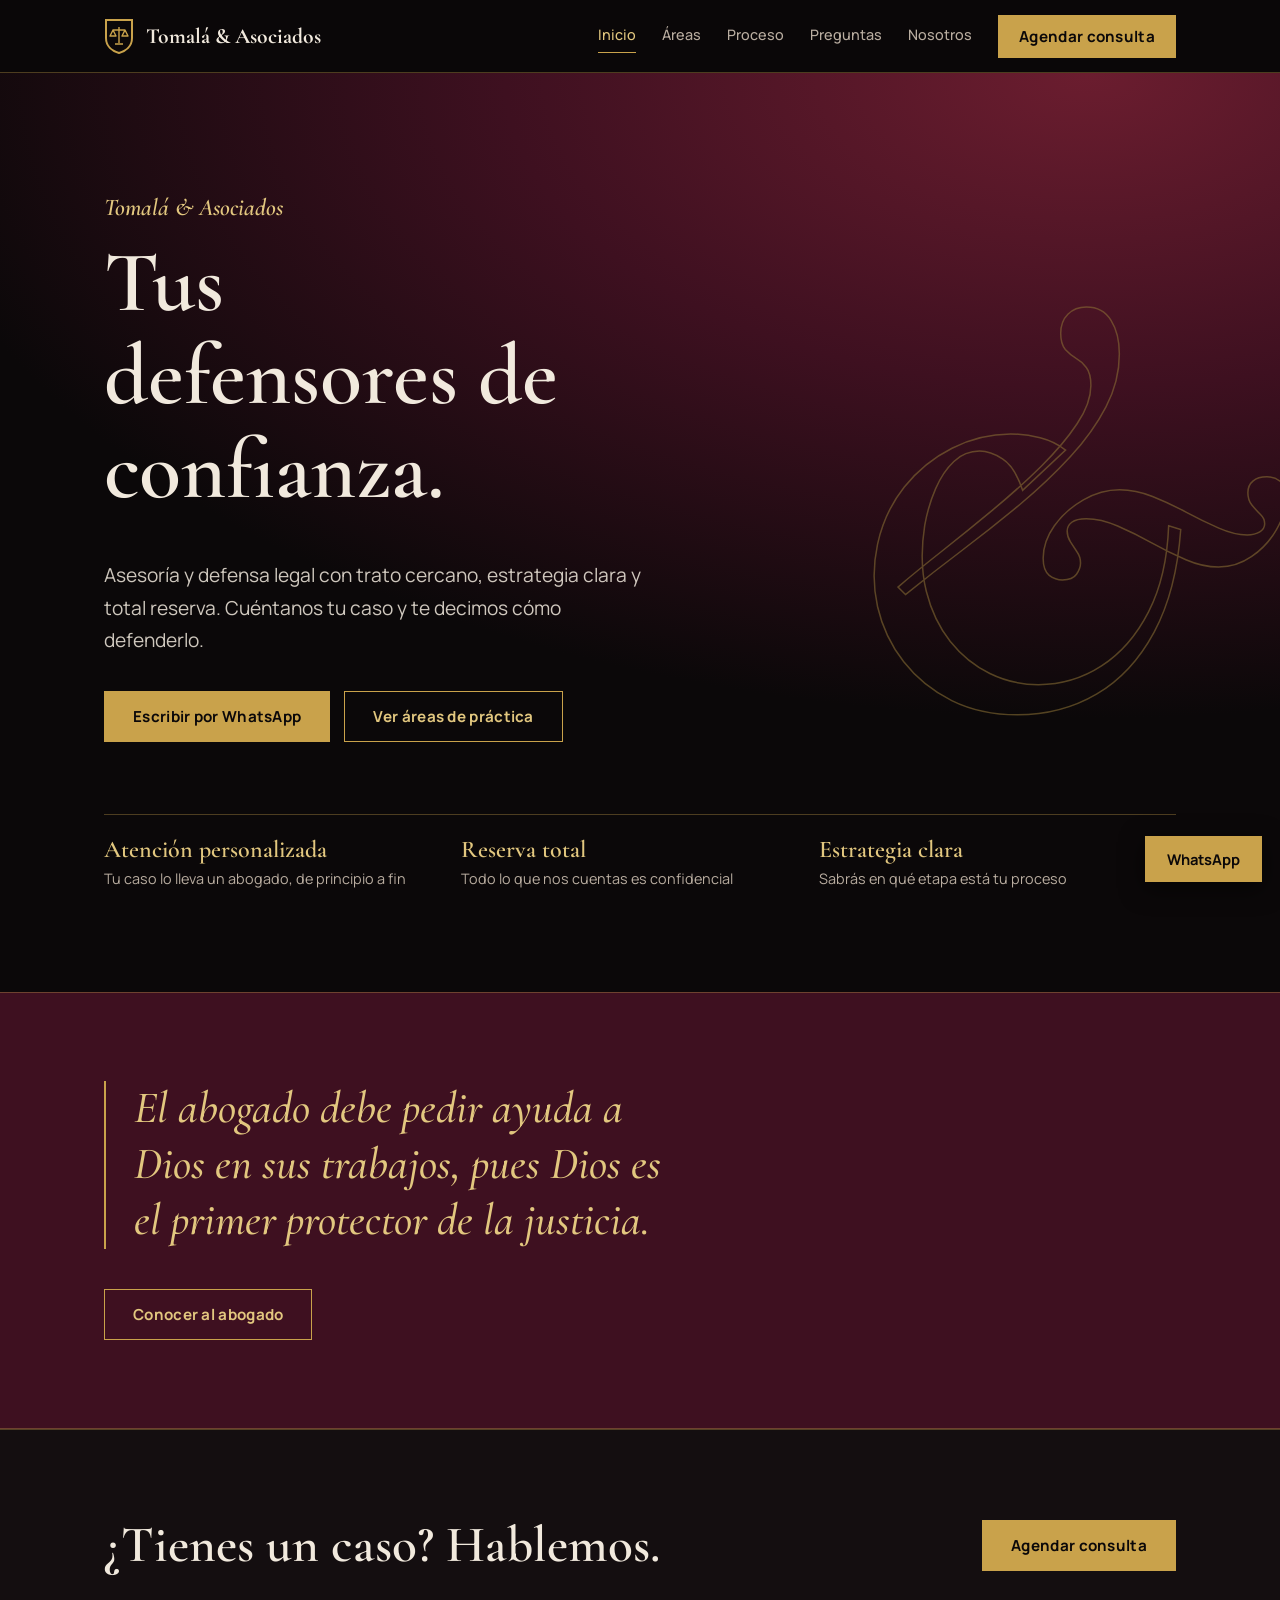
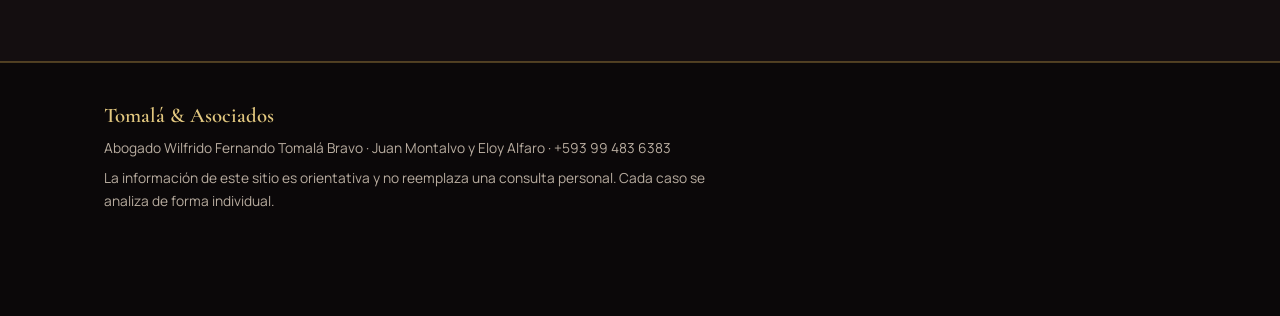
<file: index.html>
<!DOCTYPE html>
<html lang="es"><head><meta charset="utf-8"><meta name="viewport" content="width=device-width, initial-scale=1, viewport-fit=cover">
<title>Inicio | Tomalá &amp; Asociados</title>
<meta name="description" content="Tomalá &amp; Asociados, tus defensores de confianza. Abogado Wilfrido Fernando Tomalá Bravo.">
<link rel="preconnect" href="https://fonts.googleapis.com"><link rel="preconnect" href="https://fonts.gstatic.com" crossorigin>
<link href="https://fonts.googleapis.com/css2?family=Cormorant+Garamond:ital,wght@0,500;0,600;0,700;1,500;1,600&family=Manrope:wght@400;500;600;700&display=swap" rel="stylesheet">
<style>:root{--black:#0B0809;--black2:#140E10;--wine:#6B1D2F;--wine-deep:#3E1020;--gold:#C9A24B;--gold-soft:#E2C77F;--gold-dim:#8F7436;--ink:#F1E9DD;--muted:#B9ADA0;--line:rgba(201,162,75,.35);--serif:"Cormorant Garamond",Garamond,"Times New Roman",serif;--sans:"Manrope",system-ui,-apple-system,"Segoe UI",Roboto,sans-serif;color-scheme:dark;box-sizing:border-box}
*,*::before,*::after{box-sizing:inherit}
html{scroll-behavior:smooth;background:var(--black)}
body{margin:0;background:var(--black);color:var(--ink);font:400 16.5px/1.7 var(--sans);padding-top:env(safe-area-inset-top,0px);padding-bottom:env(safe-area-inset-bottom,0px)}
h1,h2,h3{font-family:var(--serif);font-weight:600;line-height:1.08;margin:0 0 .5em}
h1{font-size:clamp(2.8rem,7vw,5.4rem);max-width:12ch}
h2{font-size:clamp(2.1rem,4.4vw,3.2rem)}
h3{font-size:1.6rem;color:var(--gold-soft)}
p{margin:0 0 1.1em;max-width:60ch;color:var(--muted)}
a{color:inherit}
:focus-visible{outline:2px solid var(--gold);outline-offset:3px}
.wrap{max-width:1120px;margin:0 auto;padding:0 24px}
section{padding:88px 0}
header{position:sticky;top:0;background:rgba(11,8,9,.95);backdrop-filter:blur(8px);border-bottom:1px solid var(--line);z-index:9}
nav{display:flex;align-items:center;justify-content:space-between;gap:20px;min-height:72px}
.brand{display:flex;align-items:center;gap:12px;text-decoration:none;font:700 1.35rem var(--serif)}
.brand svg{width:30px;height:36px;flex:none}
.links{display:flex;gap:26px;align-items:center;font-size:.9rem;font-weight:500}
.links a{text-decoration:none;color:var(--muted);padding:4px 0;border-bottom:1px solid transparent}
.links a:hover{color:var(--gold-soft)}
.links a[aria-current]{color:var(--gold-soft);border-color:var(--gold)}
.btn{display:inline-block;background:var(--gold);color:var(--black)!important;padding:14px 28px;font:700 .95rem var(--sans);text-decoration:none;border:1px solid var(--gold);cursor:pointer;letter-spacing:.02em}
.btn:hover{background:var(--gold-soft);border-color:var(--gold-soft)}
.btn.line{background:transparent;color:var(--gold-soft)!important}
.btn.line:hover{background:rgba(201,162,75,.12)}
.links .btn{padding:10px 20px;border-bottom:1px solid var(--gold)}
.menu{display:none;background:none;border:1px solid var(--gold);color:var(--gold-soft);padding:8px 14px;font:600 .9rem var(--sans);cursor:pointer}
.hero{position:relative;overflow:hidden;padding:120px 0 100px;background:radial-gradient(120% 90% at 85% 0%,var(--wine) 0%,var(--wine-deep) 38%,var(--black) 78%)}
.hero .amp{position:absolute;right:0;top:50%;transform:translateY(-52%);font:italic 600 clamp(20rem,46vw,40rem)/1 var(--serif);color:transparent;-webkit-text-stroke:1.5px var(--gold-dim);opacity:.55;pointer-events:none;user-select:none}
.hero .wrap{position:relative}
.name{font:italic 600 1.5rem var(--serif);color:var(--gold-soft);margin:0 0 14px}
.lead{font-size:1.2rem;max-width:46ch;color:var(--ink);opacity:.85}
.cta{display:flex;gap:14px;flex-wrap:wrap;margin-top:34px}
.facts{display:flex;flex-wrap:wrap;margin-top:72px;border-top:1px solid var(--line)}
.facts div{flex:1 1 200px;padding:20px 24px 0 0}
.facts strong{display:block;font:600 1.5rem var(--serif);color:var(--gold-soft)}
.facts span{font-size:.9rem;color:var(--muted)}
.pagehead{padding:84px 0 56px;background:radial-gradient(110% 120% at 90% 0%,var(--wine) 0%,var(--wine-deep) 45%,var(--black) 85%);border-bottom:1px solid var(--line)}
.pagehead h1{font-size:clamp(2.6rem,6vw,4.4rem);max-width:none;margin:0 0 .3em}
.pagehead p{margin:0;color:var(--ink);opacity:.8;font-size:1.15rem}
.rows{border-top:1px solid var(--line)}
.row{display:grid;grid-template-columns:minmax(220px,1fr) 2fr;gap:32px;align-items:baseline;padding:30px 0;border-bottom:1px solid var(--line);transition:background .25s,padding .25s}
.row:hover{background:linear-gradient(90deg,rgba(107,29,47,.6),transparent);padding-left:20px}
.row h3,.row p{margin:0}
.steps{list-style:none;counter-reset:s;margin:0;padding:0;display:grid;grid-template-columns:repeat(4,1fr)}
.steps li{counter-increment:s;padding-right:28px;position:relative}
.steps li::before{content:counter(s);display:grid;place-items:center;width:44px;height:44px;border-radius:50%;background:var(--black);border:1px solid var(--gold);color:var(--gold);font:600 1.3rem var(--serif);position:relative;z-index:1}
.steps li::after{content:"";position:absolute;top:22px;left:44px;right:0;height:1px;background:var(--gold-dim)}
.steps li:last-child::after{display:none}
.steps strong{display:block;margin:20px 0 6px;font:600 1.45rem var(--serif)}
.steps span{display:block;font-size:.95rem;color:var(--muted);max-width:26ch}
.alt{background:var(--wine-deep);border-block:1px solid var(--line)}
.bring{border:1px solid var(--gold);padding:36px;background:linear-gradient(160deg,var(--black2),var(--black));max-width:640px}
.bring ul{margin:0;padding:0;list-style:none}
.bring li{padding:12px 0 12px 26px;border-bottom:1px solid var(--line);position:relative}
.bring li:last-child{border:0}
.bring li::before{content:"";position:absolute;left:2px;top:22px;width:9px;height:9px;background:var(--gold);transform:rotate(45deg)}
details{border-bottom:1px solid var(--line);padding:20px 0}
details:first-of-type{border-top:1px solid var(--line)}
summary{cursor:pointer;font:600 1.5rem var(--serif);list-style:none;display:flex;justify-content:space-between;gap:16px}
summary::-webkit-details-marker{display:none}
summary::after{content:"+";color:var(--gold);font-size:1.6rem;line-height:1}
details[open] summary::after{content:"−"}
details p{margin:12px 0 0}
.faq{max-width:800px}
blockquote{margin:0 0 40px;font:italic 500 clamp(1.8rem,3.8vw,2.8rem)/1.25 var(--serif);color:var(--gold-soft);max-width:28ch;padding-left:28px;border-left:2px solid var(--gold)}
.contact{display:grid;grid-template-columns:1fr 1.2fr;gap:72px}
.info dt{font:600 1.2rem var(--serif);color:var(--gold-soft)}
.info dd{margin:0 0 18px;color:var(--muted)}
.info dd a{text-decoration:none;border-bottom:1px solid var(--gold-dim)}
form{display:grid;gap:16px;padding:36px;border:1px solid var(--gold);background:linear-gradient(160deg,var(--wine-deep),var(--black))}
label{display:grid;gap:6px;font-weight:600;font-size:.9rem;color:var(--gold-soft)}
input,select,textarea{font:inherit;font-weight:400;color:var(--ink);background:rgba(0,0,0,.45);border:1px solid var(--gold-dim);padding:12px 14px;width:100%;border-radius:0}
input:focus,select:focus,textarea:focus{outline:none;border-color:var(--gold-soft)}
textarea{min-height:120px;resize:vertical}
.note{font-size:.82rem;margin:0}
.band{background:var(--black2);border-block:1px solid var(--line);text-align:left}
.band .wrap{display:flex;justify-content:space-between;align-items:center;gap:24px;flex-wrap:wrap}
.band h2{margin:0}
footer{padding:40px 0 96px;border-top:1px solid var(--line);font-size:.86rem;color:var(--muted)}
footer p{max-width:80ch;margin-bottom:.5em}
footer strong{font:600 1.3rem var(--serif);color:var(--gold-soft)}
.wa{position:fixed;right:18px;bottom:calc(18px + env(safe-area-inset-bottom,0px));z-index:9;background:var(--gold);color:var(--black);padding:13px 22px;font:700 .92rem var(--sans);text-decoration:none;box-shadow:0 6px 24px rgba(0,0,0,.6)}
.wa:hover{background:var(--gold-soft)}
@media (max-width:900px){
 section{padding:64px 0}
 .menu{display:block}
 .links{display:none;position:absolute;left:0;right:0;top:72px;flex-direction:column;align-items:stretch;gap:0;background:var(--black);border-bottom:1px solid var(--line);padding:8px 24px 20px}
 .links.open{display:flex}
 .links a{padding:14px 0;border-bottom:1px solid var(--line)}
 .contact{grid-template-columns:1fr;gap:36px}
 .row{grid-template-columns:1fr;gap:8px}
 .steps{grid-template-columns:1fr;gap:32px}
 .steps li::after{display:none}
 .hero{padding:80px 0}.hero .amp{opacity:.25}
}
@media (prefers-reduced-motion:reduce){html{scroll-behavior:auto}.row{transition:none}}
</style></head><body>
<header><div class="wrap"><nav>
<a class="brand" href="index.html"><svg viewBox="0 0 30 36" aria-hidden="true"><path d="M2 2h26v18c0 8-6 13-13 15C8 33 2 28 2 20z" fill="#0B0809" stroke="#C9A24B" stroke-width="2"/><path d="M15 9v16M9 12h12M9 12l-3 6h6zM21 12l-3 6h6zM11 26h8" fill="none" stroke="#C9A24B" stroke-width="1.4" stroke-linejoin="round"/></svg>Tomalá &amp; Asociados</a>
<button class="menu" id="menu" aria-expanded="false" aria-controls="links">Menú</button>
<div class="links" id="links"><a href="index.html" aria-current="page">Inicio</a><a href="areas.html">Áreas</a><a href="proceso.html">Proceso</a><a href="preguntas.html">Preguntas</a><a href="nosotros.html">Nosotros</a><a class="btn" href="contacto.html">Agendar consulta</a></div>
</nav></div></header>
<main><section class="hero"><div class="amp" aria-hidden="true">&amp;</div><div class="wrap">
<p class="name">Tomalá &amp; Asociados</p><h1>Tus defensores de confianza.</h1>
<p class="lead">Asesoría y defensa legal con trato cercano, estrategia clara y total reserva. Cuéntanos tu caso y te decimos cómo defenderlo.</p>
<div class="cta"><a class="btn" href="https://wa.me/593994836383" rel="noopener">Escribir por WhatsApp</a><a class="btn line" href="areas.html">Ver áreas de práctica</a></div>
<div class="facts"><div><strong>Atención personalizada</strong><span>Tu caso lo lleva un abogado, de principio a fin</span></div><div><strong>Reserva total</strong><span>Todo lo que nos cuentas es confidencial</span></div><div><strong>Estrategia clara</strong><span>Sabrás en qué etapa está tu proceso</span></div></div></div></section>
<section class="alt"><div class="wrap"><blockquote>El abogado debe pedir ayuda a Dios en sus trabajos, pues Dios es el primer protector de la justicia.</blockquote>
<a class="btn line" href="nosotros.html">Conocer al abogado</a></div></section><section class="band"><div class="wrap"><h2>¿Tienes un caso? Hablemos.</h2><a class="btn" href="contacto.html">Agendar consulta</a></div></section></main>
<footer><div class="wrap"><p><strong>Tomalá &amp; Asociados</strong></p>
<p>Abogado Wilfrido Fernando Tomalá Bravo · Juan Montalvo y Eloy Alfaro · +593 99 483 6383</p>
<p>La información de este sitio es orientativa y no reemplaza una consulta personal. Cada caso se analiza de forma individual.</p></div></footer>
<a class="wa" href="https://wa.me/593994836383" rel="noopener">WhatsApp</a>
<script>var m=document.getElementById('menu');if(m){m.addEventListener('click',function(){var l=document.getElementById('links');var o=l.classList.toggle('open');m.setAttribute('aria-expanded',o)})}
var f=document.getElementById('f');if(f){f.addEventListener('submit',function(e){e.preventDefault();var d=new FormData(f);var b='Nombre: '+d.get('nombre')+'\nTeléfono: '+d.get('tel')+'\nTipo de caso: '+d.get('area')+'\n\n'+d.get('msg');location.href='mailto:fernandotomala5@hotmail.com?subject='+encodeURIComponent('Solicitud de consulta')+'&body='+encodeURIComponent(b)})}
</script></body></html>
</file>
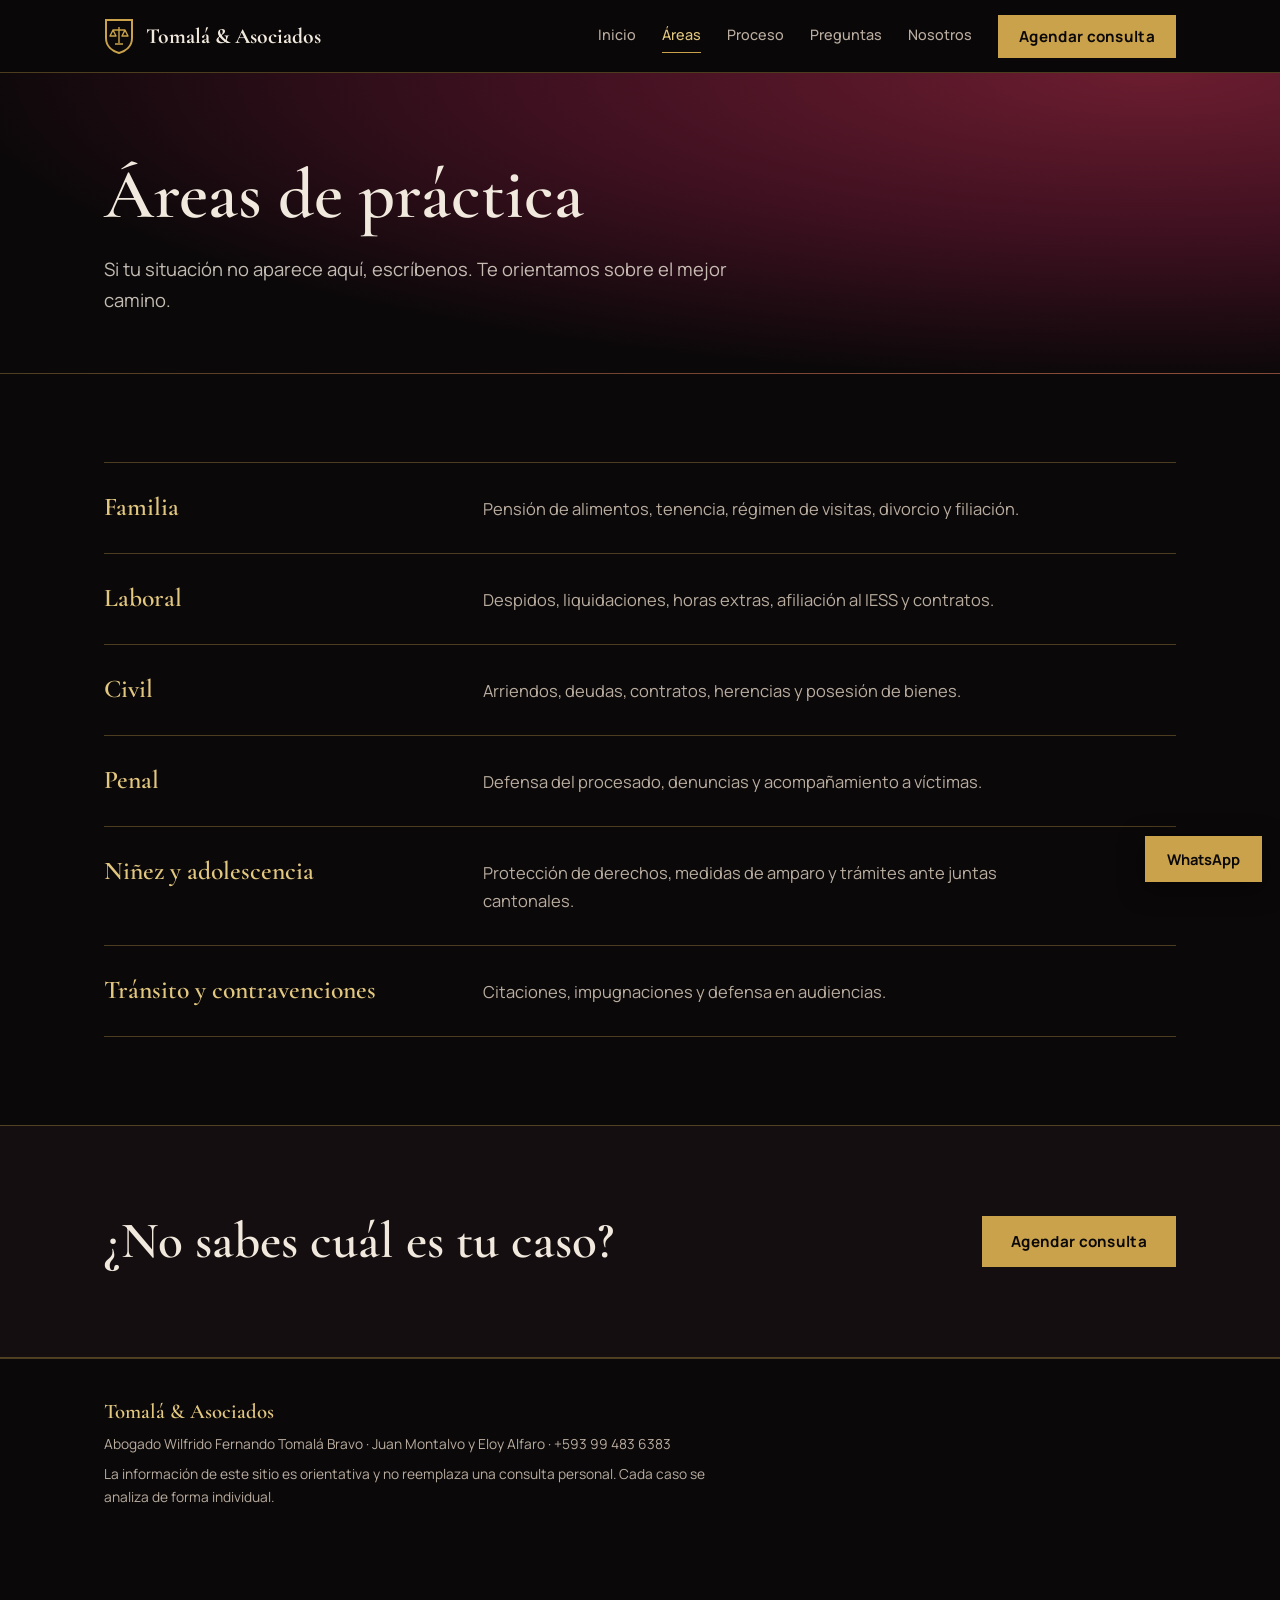
<file: areas.html>
<!DOCTYPE html>
<html lang="es"><head><meta charset="utf-8"><meta name="viewport" content="width=device-width, initial-scale=1, viewport-fit=cover">
<title>Áreas de práctica | Tomalá &amp; Asociados</title>
<meta name="description" content="Tomalá &amp; Asociados, tus defensores de confianza. Abogado Wilfrido Fernando Tomalá Bravo.">
<link rel="preconnect" href="https://fonts.googleapis.com"><link rel="preconnect" href="https://fonts.gstatic.com" crossorigin>
<link href="https://fonts.googleapis.com/css2?family=Cormorant+Garamond:ital,wght@0,500;0,600;0,700;1,500;1,600&family=Manrope:wght@400;500;600;700&display=swap" rel="stylesheet">
<style>:root{--black:#0B0809;--black2:#140E10;--wine:#6B1D2F;--wine-deep:#3E1020;--gold:#C9A24B;--gold-soft:#E2C77F;--gold-dim:#8F7436;--ink:#F1E9DD;--muted:#B9ADA0;--line:rgba(201,162,75,.35);--serif:"Cormorant Garamond",Garamond,"Times New Roman",serif;--sans:"Manrope",system-ui,-apple-system,"Segoe UI",Roboto,sans-serif;color-scheme:dark;box-sizing:border-box}
*,*::before,*::after{box-sizing:inherit}
html{scroll-behavior:smooth;background:var(--black)}
body{margin:0;background:var(--black);color:var(--ink);font:400 16.5px/1.7 var(--sans);padding-top:env(safe-area-inset-top,0px);padding-bottom:env(safe-area-inset-bottom,0px)}
h1,h2,h3{font-family:var(--serif);font-weight:600;line-height:1.08;margin:0 0 .5em}
h1{font-size:clamp(2.8rem,7vw,5.4rem);max-width:12ch}
h2{font-size:clamp(2.1rem,4.4vw,3.2rem)}
h3{font-size:1.6rem;color:var(--gold-soft)}
p{margin:0 0 1.1em;max-width:60ch;color:var(--muted)}
a{color:inherit}
:focus-visible{outline:2px solid var(--gold);outline-offset:3px}
.wrap{max-width:1120px;margin:0 auto;padding:0 24px}
section{padding:88px 0}
header{position:sticky;top:0;background:rgba(11,8,9,.95);backdrop-filter:blur(8px);border-bottom:1px solid var(--line);z-index:9}
nav{display:flex;align-items:center;justify-content:space-between;gap:20px;min-height:72px}
.brand{display:flex;align-items:center;gap:12px;text-decoration:none;font:700 1.35rem var(--serif)}
.brand svg{width:30px;height:36px;flex:none}
.links{display:flex;gap:26px;align-items:center;font-size:.9rem;font-weight:500}
.links a{text-decoration:none;color:var(--muted);padding:4px 0;border-bottom:1px solid transparent}
.links a:hover{color:var(--gold-soft)}
.links a[aria-current]{color:var(--gold-soft);border-color:var(--gold)}
.btn{display:inline-block;background:var(--gold);color:var(--black)!important;padding:14px 28px;font:700 .95rem var(--sans);text-decoration:none;border:1px solid var(--gold);cursor:pointer;letter-spacing:.02em}
.btn:hover{background:var(--gold-soft);border-color:var(--gold-soft)}
.btn.line{background:transparent;color:var(--gold-soft)!important}
.btn.line:hover{background:rgba(201,162,75,.12)}
.links .btn{padding:10px 20px;border-bottom:1px solid var(--gold)}
.menu{display:none;background:none;border:1px solid var(--gold);color:var(--gold-soft);padding:8px 14px;font:600 .9rem var(--sans);cursor:pointer}
.hero{position:relative;overflow:hidden;padding:120px 0 100px;background:radial-gradient(120% 90% at 85% 0%,var(--wine) 0%,var(--wine-deep) 38%,var(--black) 78%)}
.hero .amp{position:absolute;right:0;top:50%;transform:translateY(-52%);font:italic 600 clamp(20rem,46vw,40rem)/1 var(--serif);color:transparent;-webkit-text-stroke:1.5px var(--gold-dim);opacity:.55;pointer-events:none;user-select:none}
.hero .wrap{position:relative}
.name{font:italic 600 1.5rem var(--serif);color:var(--gold-soft);margin:0 0 14px}
.lead{font-size:1.2rem;max-width:46ch;color:var(--ink);opacity:.85}
.cta{display:flex;gap:14px;flex-wrap:wrap;margin-top:34px}
.facts{display:flex;flex-wrap:wrap;margin-top:72px;border-top:1px solid var(--line)}
.facts div{flex:1 1 200px;padding:20px 24px 0 0}
.facts strong{display:block;font:600 1.5rem var(--serif);color:var(--gold-soft)}
.facts span{font-size:.9rem;color:var(--muted)}
.pagehead{padding:84px 0 56px;background:radial-gradient(110% 120% at 90% 0%,var(--wine) 0%,var(--wine-deep) 45%,var(--black) 85%);border-bottom:1px solid var(--line)}
.pagehead h1{font-size:clamp(2.6rem,6vw,4.4rem);max-width:none;margin:0 0 .3em}
.pagehead p{margin:0;color:var(--ink);opacity:.8;font-size:1.15rem}
.rows{border-top:1px solid var(--line)}
.row{display:grid;grid-template-columns:minmax(220px,1fr) 2fr;gap:32px;align-items:baseline;padding:30px 0;border-bottom:1px solid var(--line);transition:background .25s,padding .25s}
.row:hover{background:linear-gradient(90deg,rgba(107,29,47,.6),transparent);padding-left:20px}
.row h3,.row p{margin:0}
.steps{list-style:none;counter-reset:s;margin:0;padding:0;display:grid;grid-template-columns:repeat(4,1fr)}
.steps li{counter-increment:s;padding-right:28px;position:relative}
.steps li::before{content:counter(s);display:grid;place-items:center;width:44px;height:44px;border-radius:50%;background:var(--black);border:1px solid var(--gold);color:var(--gold);font:600 1.3rem var(--serif);position:relative;z-index:1}
.steps li::after{content:"";position:absolute;top:22px;left:44px;right:0;height:1px;background:var(--gold-dim)}
.steps li:last-child::after{display:none}
.steps strong{display:block;margin:20px 0 6px;font:600 1.45rem var(--serif)}
.steps span{display:block;font-size:.95rem;color:var(--muted);max-width:26ch}
.alt{background:var(--wine-deep);border-block:1px solid var(--line)}
.bring{border:1px solid var(--gold);padding:36px;background:linear-gradient(160deg,var(--black2),var(--black));max-width:640px}
.bring ul{margin:0;padding:0;list-style:none}
.bring li{padding:12px 0 12px 26px;border-bottom:1px solid var(--line);position:relative}
.bring li:last-child{border:0}
.bring li::before{content:"";position:absolute;left:2px;top:22px;width:9px;height:9px;background:var(--gold);transform:rotate(45deg)}
details{border-bottom:1px solid var(--line);padding:20px 0}
details:first-of-type{border-top:1px solid var(--line)}
summary{cursor:pointer;font:600 1.5rem var(--serif);list-style:none;display:flex;justify-content:space-between;gap:16px}
summary::-webkit-details-marker{display:none}
summary::after{content:"+";color:var(--gold);font-size:1.6rem;line-height:1}
details[open] summary::after{content:"−"}
details p{margin:12px 0 0}
.faq{max-width:800px}
blockquote{margin:0 0 40px;font:italic 500 clamp(1.8rem,3.8vw,2.8rem)/1.25 var(--serif);color:var(--gold-soft);max-width:28ch;padding-left:28px;border-left:2px solid var(--gold)}
.contact{display:grid;grid-template-columns:1fr 1.2fr;gap:72px}
.info dt{font:600 1.2rem var(--serif);color:var(--gold-soft)}
.info dd{margin:0 0 18px;color:var(--muted)}
.info dd a{text-decoration:none;border-bottom:1px solid var(--gold-dim)}
form{display:grid;gap:16px;padding:36px;border:1px solid var(--gold);background:linear-gradient(160deg,var(--wine-deep),var(--black))}
label{display:grid;gap:6px;font-weight:600;font-size:.9rem;color:var(--gold-soft)}
input,select,textarea{font:inherit;font-weight:400;color:var(--ink);background:rgba(0,0,0,.45);border:1px solid var(--gold-dim);padding:12px 14px;width:100%;border-radius:0}
input:focus,select:focus,textarea:focus{outline:none;border-color:var(--gold-soft)}
textarea{min-height:120px;resize:vertical}
.note{font-size:.82rem;margin:0}
.band{background:var(--black2);border-block:1px solid var(--line);text-align:left}
.band .wrap{display:flex;justify-content:space-between;align-items:center;gap:24px;flex-wrap:wrap}
.band h2{margin:0}
footer{padding:40px 0 96px;border-top:1px solid var(--line);font-size:.86rem;color:var(--muted)}
footer p{max-width:80ch;margin-bottom:.5em}
footer strong{font:600 1.3rem var(--serif);color:var(--gold-soft)}
.wa{position:fixed;right:18px;bottom:calc(18px + env(safe-area-inset-bottom,0px));z-index:9;background:var(--gold);color:var(--black);padding:13px 22px;font:700 .92rem var(--sans);text-decoration:none;box-shadow:0 6px 24px rgba(0,0,0,.6)}
.wa:hover{background:var(--gold-soft)}
@media (max-width:900px){
 section{padding:64px 0}
 .menu{display:block}
 .links{display:none;position:absolute;left:0;right:0;top:72px;flex-direction:column;align-items:stretch;gap:0;background:var(--black);border-bottom:1px solid var(--line);padding:8px 24px 20px}
 .links.open{display:flex}
 .links a{padding:14px 0;border-bottom:1px solid var(--line)}
 .contact{grid-template-columns:1fr;gap:36px}
 .row{grid-template-columns:1fr;gap:8px}
 .steps{grid-template-columns:1fr;gap:32px}
 .steps li::after{display:none}
 .hero{padding:80px 0}.hero .amp{opacity:.25}
}
@media (prefers-reduced-motion:reduce){html{scroll-behavior:auto}.row{transition:none}}
</style></head><body>
<header><div class="wrap"><nav>
<a class="brand" href="index.html"><svg viewBox="0 0 30 36" aria-hidden="true"><path d="M2 2h26v18c0 8-6 13-13 15C8 33 2 28 2 20z" fill="#0B0809" stroke="#C9A24B" stroke-width="2"/><path d="M15 9v16M9 12h12M9 12l-3 6h6zM21 12l-3 6h6zM11 26h8" fill="none" stroke="#C9A24B" stroke-width="1.4" stroke-linejoin="round"/></svg>Tomalá &amp; Asociados</a>
<button class="menu" id="menu" aria-expanded="false" aria-controls="links">Menú</button>
<div class="links" id="links"><a href="index.html">Inicio</a><a href="areas.html" aria-current="page">Áreas</a><a href="proceso.html">Proceso</a><a href="preguntas.html">Preguntas</a><a href="nosotros.html">Nosotros</a><a class="btn" href="contacto.html">Agendar consulta</a></div>
</nav></div></header>
<main><div class="pagehead"><div class="wrap"><h1>Áreas de práctica</h1><p>Si tu situación no aparece aquí, escríbenos. Te orientamos sobre el mejor camino.</p></div></div><section><div class="wrap"><div class="rows">
<div class="row"><h3>Familia</h3><p>Pensión de alimentos, tenencia, régimen de visitas, divorcio y filiación.</p></div>
<div class="row"><h3>Laboral</h3><p>Despidos, liquidaciones, horas extras, afiliación al IESS y contratos.</p></div>
<div class="row"><h3>Civil</h3><p>Arriendos, deudas, contratos, herencias y posesión de bienes.</p></div>
<div class="row"><h3>Penal</h3><p>Defensa del procesado, denuncias y acompañamiento a víctimas.</p></div>
<div class="row"><h3>Niñez y adolescencia</h3><p>Protección de derechos, medidas de amparo y trámites ante juntas cantonales.</p></div>
<div class="row"><h3>Tránsito y contravenciones</h3><p>Citaciones, impugnaciones y defensa en audiencias.</p></div>
</div></div></section><section class="band"><div class="wrap"><h2>¿No sabes cuál es tu caso?</h2><a class="btn" href="contacto.html">Agendar consulta</a></div></section></main>
<footer><div class="wrap"><p><strong>Tomalá &amp; Asociados</strong></p>
<p>Abogado Wilfrido Fernando Tomalá Bravo · Juan Montalvo y Eloy Alfaro · +593 99 483 6383</p>
<p>La información de este sitio es orientativa y no reemplaza una consulta personal. Cada caso se analiza de forma individual.</p></div></footer>
<a class="wa" href="https://wa.me/593994836383" rel="noopener">WhatsApp</a>
<script>var m=document.getElementById('menu');if(m){m.addEventListener('click',function(){var l=document.getElementById('links');var o=l.classList.toggle('open');m.setAttribute('aria-expanded',o)})}
var f=document.getElementById('f');if(f){f.addEventListener('submit',function(e){e.preventDefault();var d=new FormData(f);var b='Nombre: '+d.get('nombre')+'\nTeléfono: '+d.get('tel')+'\nTipo de caso: '+d.get('area')+'\n\n'+d.get('msg');location.href='mailto:fernandotomala5@hotmail.com?subject='+encodeURIComponent('Solicitud de consulta')+'&body='+encodeURIComponent(b)})}
</script></body></html>
</file>
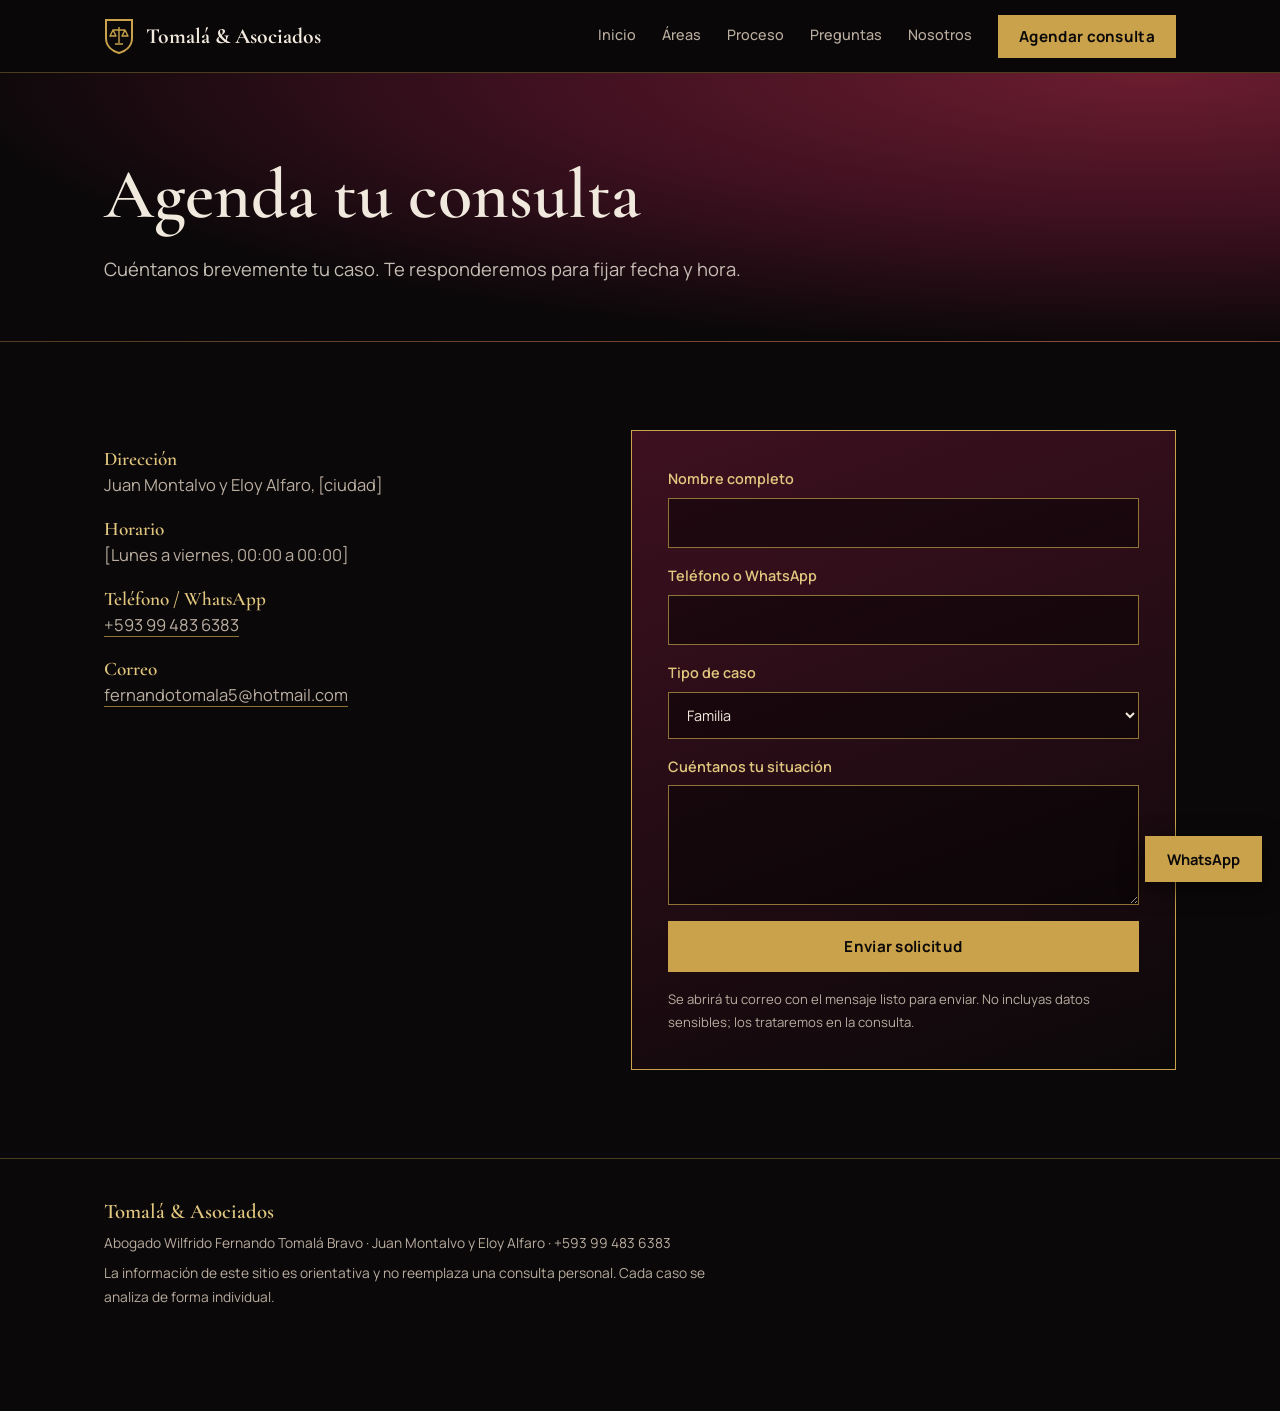
<file: contacto.html>
<!DOCTYPE html>
<html lang="es"><head><meta charset="utf-8"><meta name="viewport" content="width=device-width, initial-scale=1, viewport-fit=cover">
<title>Contacto | Tomalá &amp; Asociados</title>
<meta name="description" content="Tomalá &amp; Asociados, tus defensores de confianza. Abogado Wilfrido Fernando Tomalá Bravo.">
<link rel="preconnect" href="https://fonts.googleapis.com"><link rel="preconnect" href="https://fonts.gstatic.com" crossorigin>
<link href="https://fonts.googleapis.com/css2?family=Cormorant+Garamond:ital,wght@0,500;0,600;0,700;1,500;1,600&family=Manrope:wght@400;500;600;700&display=swap" rel="stylesheet">
<style>:root{--black:#0B0809;--black2:#140E10;--wine:#6B1D2F;--wine-deep:#3E1020;--gold:#C9A24B;--gold-soft:#E2C77F;--gold-dim:#8F7436;--ink:#F1E9DD;--muted:#B9ADA0;--line:rgba(201,162,75,.35);--serif:"Cormorant Garamond",Garamond,"Times New Roman",serif;--sans:"Manrope",system-ui,-apple-system,"Segoe UI",Roboto,sans-serif;color-scheme:dark;box-sizing:border-box}
*,*::before,*::after{box-sizing:inherit}
html{scroll-behavior:smooth;background:var(--black)}
body{margin:0;background:var(--black);color:var(--ink);font:400 16.5px/1.7 var(--sans);padding-top:env(safe-area-inset-top,0px);padding-bottom:env(safe-area-inset-bottom,0px)}
h1,h2,h3{font-family:var(--serif);font-weight:600;line-height:1.08;margin:0 0 .5em}
h1{font-size:clamp(2.8rem,7vw,5.4rem);max-width:12ch}
h2{font-size:clamp(2.1rem,4.4vw,3.2rem)}
h3{font-size:1.6rem;color:var(--gold-soft)}
p{margin:0 0 1.1em;max-width:60ch;color:var(--muted)}
a{color:inherit}
:focus-visible{outline:2px solid var(--gold);outline-offset:3px}
.wrap{max-width:1120px;margin:0 auto;padding:0 24px}
section{padding:88px 0}
header{position:sticky;top:0;background:rgba(11,8,9,.95);backdrop-filter:blur(8px);border-bottom:1px solid var(--line);z-index:9}
nav{display:flex;align-items:center;justify-content:space-between;gap:20px;min-height:72px}
.brand{display:flex;align-items:center;gap:12px;text-decoration:none;font:700 1.35rem var(--serif)}
.brand svg{width:30px;height:36px;flex:none}
.links{display:flex;gap:26px;align-items:center;font-size:.9rem;font-weight:500}
.links a{text-decoration:none;color:var(--muted);padding:4px 0;border-bottom:1px solid transparent}
.links a:hover{color:var(--gold-soft)}
.links a[aria-current]{color:var(--gold-soft);border-color:var(--gold)}
.btn{display:inline-block;background:var(--gold);color:var(--black)!important;padding:14px 28px;font:700 .95rem var(--sans);text-decoration:none;border:1px solid var(--gold);cursor:pointer;letter-spacing:.02em}
.btn:hover{background:var(--gold-soft);border-color:var(--gold-soft)}
.btn.line{background:transparent;color:var(--gold-soft)!important}
.btn.line:hover{background:rgba(201,162,75,.12)}
.links .btn{padding:10px 20px;border-bottom:1px solid var(--gold)}
.menu{display:none;background:none;border:1px solid var(--gold);color:var(--gold-soft);padding:8px 14px;font:600 .9rem var(--sans);cursor:pointer}
.hero{position:relative;overflow:hidden;padding:120px 0 100px;background:radial-gradient(120% 90% at 85% 0%,var(--wine) 0%,var(--wine-deep) 38%,var(--black) 78%)}
.hero .amp{position:absolute;right:0;top:50%;transform:translateY(-52%);font:italic 600 clamp(20rem,46vw,40rem)/1 var(--serif);color:transparent;-webkit-text-stroke:1.5px var(--gold-dim);opacity:.55;pointer-events:none;user-select:none}
.hero .wrap{position:relative}
.name{font:italic 600 1.5rem var(--serif);color:var(--gold-soft);margin:0 0 14px}
.lead{font-size:1.2rem;max-width:46ch;color:var(--ink);opacity:.85}
.cta{display:flex;gap:14px;flex-wrap:wrap;margin-top:34px}
.facts{display:flex;flex-wrap:wrap;margin-top:72px;border-top:1px solid var(--line)}
.facts div{flex:1 1 200px;padding:20px 24px 0 0}
.facts strong{display:block;font:600 1.5rem var(--serif);color:var(--gold-soft)}
.facts span{font-size:.9rem;color:var(--muted)}
.pagehead{padding:84px 0 56px;background:radial-gradient(110% 120% at 90% 0%,var(--wine) 0%,var(--wine-deep) 45%,var(--black) 85%);border-bottom:1px solid var(--line)}
.pagehead h1{font-size:clamp(2.6rem,6vw,4.4rem);max-width:none;margin:0 0 .3em}
.pagehead p{margin:0;color:var(--ink);opacity:.8;font-size:1.15rem}
.rows{border-top:1px solid var(--line)}
.row{display:grid;grid-template-columns:minmax(220px,1fr) 2fr;gap:32px;align-items:baseline;padding:30px 0;border-bottom:1px solid var(--line);transition:background .25s,padding .25s}
.row:hover{background:linear-gradient(90deg,rgba(107,29,47,.6),transparent);padding-left:20px}
.row h3,.row p{margin:0}
.steps{list-style:none;counter-reset:s;margin:0;padding:0;display:grid;grid-template-columns:repeat(4,1fr)}
.steps li{counter-increment:s;padding-right:28px;position:relative}
.steps li::before{content:counter(s);display:grid;place-items:center;width:44px;height:44px;border-radius:50%;background:var(--black);border:1px solid var(--gold);color:var(--gold);font:600 1.3rem var(--serif);position:relative;z-index:1}
.steps li::after{content:"";position:absolute;top:22px;left:44px;right:0;height:1px;background:var(--gold-dim)}
.steps li:last-child::after{display:none}
.steps strong{display:block;margin:20px 0 6px;font:600 1.45rem var(--serif)}
.steps span{display:block;font-size:.95rem;color:var(--muted);max-width:26ch}
.alt{background:var(--wine-deep);border-block:1px solid var(--line)}
.bring{border:1px solid var(--gold);padding:36px;background:linear-gradient(160deg,var(--black2),var(--black));max-width:640px}
.bring ul{margin:0;padding:0;list-style:none}
.bring li{padding:12px 0 12px 26px;border-bottom:1px solid var(--line);position:relative}
.bring li:last-child{border:0}
.bring li::before{content:"";position:absolute;left:2px;top:22px;width:9px;height:9px;background:var(--gold);transform:rotate(45deg)}
details{border-bottom:1px solid var(--line);padding:20px 0}
details:first-of-type{border-top:1px solid var(--line)}
summary{cursor:pointer;font:600 1.5rem var(--serif);list-style:none;display:flex;justify-content:space-between;gap:16px}
summary::-webkit-details-marker{display:none}
summary::after{content:"+";color:var(--gold);font-size:1.6rem;line-height:1}
details[open] summary::after{content:"−"}
details p{margin:12px 0 0}
.faq{max-width:800px}
blockquote{margin:0 0 40px;font:italic 500 clamp(1.8rem,3.8vw,2.8rem)/1.25 var(--serif);color:var(--gold-soft);max-width:28ch;padding-left:28px;border-left:2px solid var(--gold)}
.contact{display:grid;grid-template-columns:1fr 1.2fr;gap:72px}
.info dt{font:600 1.2rem var(--serif);color:var(--gold-soft)}
.info dd{margin:0 0 18px;color:var(--muted)}
.info dd a{text-decoration:none;border-bottom:1px solid var(--gold-dim)}
form{display:grid;gap:16px;padding:36px;border:1px solid var(--gold);background:linear-gradient(160deg,var(--wine-deep),var(--black))}
label{display:grid;gap:6px;font-weight:600;font-size:.9rem;color:var(--gold-soft)}
input,select,textarea{font:inherit;font-weight:400;color:var(--ink);background:rgba(0,0,0,.45);border:1px solid var(--gold-dim);padding:12px 14px;width:100%;border-radius:0}
input:focus,select:focus,textarea:focus{outline:none;border-color:var(--gold-soft)}
textarea{min-height:120px;resize:vertical}
.note{font-size:.82rem;margin:0}
.band{background:var(--black2);border-block:1px solid var(--line);text-align:left}
.band .wrap{display:flex;justify-content:space-between;align-items:center;gap:24px;flex-wrap:wrap}
.band h2{margin:0}
footer{padding:40px 0 96px;border-top:1px solid var(--line);font-size:.86rem;color:var(--muted)}
footer p{max-width:80ch;margin-bottom:.5em}
footer strong{font:600 1.3rem var(--serif);color:var(--gold-soft)}
.wa{position:fixed;right:18px;bottom:calc(18px + env(safe-area-inset-bottom,0px));z-index:9;background:var(--gold);color:var(--black);padding:13px 22px;font:700 .92rem var(--sans);text-decoration:none;box-shadow:0 6px 24px rgba(0,0,0,.6)}
.wa:hover{background:var(--gold-soft)}
@media (max-width:900px){
 section{padding:64px 0}
 .menu{display:block}
 .links{display:none;position:absolute;left:0;right:0;top:72px;flex-direction:column;align-items:stretch;gap:0;background:var(--black);border-bottom:1px solid var(--line);padding:8px 24px 20px}
 .links.open{display:flex}
 .links a{padding:14px 0;border-bottom:1px solid var(--line)}
 .contact{grid-template-columns:1fr;gap:36px}
 .row{grid-template-columns:1fr;gap:8px}
 .steps{grid-template-columns:1fr;gap:32px}
 .steps li::after{display:none}
 .hero{padding:80px 0}.hero .amp{opacity:.25}
}
@media (prefers-reduced-motion:reduce){html{scroll-behavior:auto}.row{transition:none}}
</style></head><body>
<header><div class="wrap"><nav>
<a class="brand" href="index.html"><svg viewBox="0 0 30 36" aria-hidden="true"><path d="M2 2h26v18c0 8-6 13-13 15C8 33 2 28 2 20z" fill="#0B0809" stroke="#C9A24B" stroke-width="2"/><path d="M15 9v16M9 12h12M9 12l-3 6h6zM21 12l-3 6h6zM11 26h8" fill="none" stroke="#C9A24B" stroke-width="1.4" stroke-linejoin="round"/></svg>Tomalá &amp; Asociados</a>
<button class="menu" id="menu" aria-expanded="false" aria-controls="links">Menú</button>
<div class="links" id="links"><a href="index.html">Inicio</a><a href="areas.html">Áreas</a><a href="proceso.html">Proceso</a><a href="preguntas.html">Preguntas</a><a href="nosotros.html">Nosotros</a><a class="btn" href="contacto.html" aria-current="page">Agendar consulta</a></div>
</nav></div></header>
<main><div class="pagehead"><div class="wrap"><h1>Agenda tu consulta</h1><p>Cuéntanos brevemente tu caso. Te responderemos para fijar fecha y hora.</p></div></div><section><div class="wrap contact"><div class="info"><dl>
<dt>Dirección</dt><dd>Juan Montalvo y Eloy Alfaro, [ciudad]</dd>
<dt>Horario</dt><dd>[Lunes a viernes, 00:00 a 00:00]</dd>
<dt>Teléfono / WhatsApp</dt><dd><a href="tel:+593994836383">+593 99 483 6383</a></dd>
<dt>Correo</dt><dd><a href="mailto:fernandotomala5@hotmail.com">fernandotomala5@hotmail.com</a></dd></dl></div>
<form id="f"><label>Nombre completo<input name="nombre" required autocomplete="name"></label>
<label>Teléfono o WhatsApp<input name="tel" type="tel" required autocomplete="tel"></label>
<label>Tipo de caso<select name="area"><option>Familia</option><option>Laboral</option><option>Civil</option><option>Penal</option><option>Niñez y adolescencia</option><option>Tránsito y contravenciones</option><option>No estoy seguro</option></select></label>
<label>Cuéntanos tu situación<textarea name="msg" required></textarea></label>
<button class="btn" type="submit">Enviar solicitud</button>
<p class="note">Se abrirá tu correo con el mensaje listo para enviar. No incluyas datos sensibles; los trataremos en la consulta.</p></form></div></section></main>
<footer><div class="wrap"><p><strong>Tomalá &amp; Asociados</strong></p>
<p>Abogado Wilfrido Fernando Tomalá Bravo · Juan Montalvo y Eloy Alfaro · +593 99 483 6383</p>
<p>La información de este sitio es orientativa y no reemplaza una consulta personal. Cada caso se analiza de forma individual.</p></div></footer>
<a class="wa" href="https://wa.me/593994836383" rel="noopener">WhatsApp</a>
<script>var m=document.getElementById('menu');if(m){m.addEventListener('click',function(){var l=document.getElementById('links');var o=l.classList.toggle('open');m.setAttribute('aria-expanded',o)})}
var f=document.getElementById('f');if(f){f.addEventListener('submit',function(e){e.preventDefault();var d=new FormData(f);var b='Nombre: '+d.get('nombre')+'\nTeléfono: '+d.get('tel')+'\nTipo de caso: '+d.get('area')+'\n\n'+d.get('msg');location.href='mailto:fernandotomala5@hotmail.com?subject='+encodeURIComponent('Solicitud de consulta')+'&body='+encodeURIComponent(b)})}
</script></body></html>
</file>
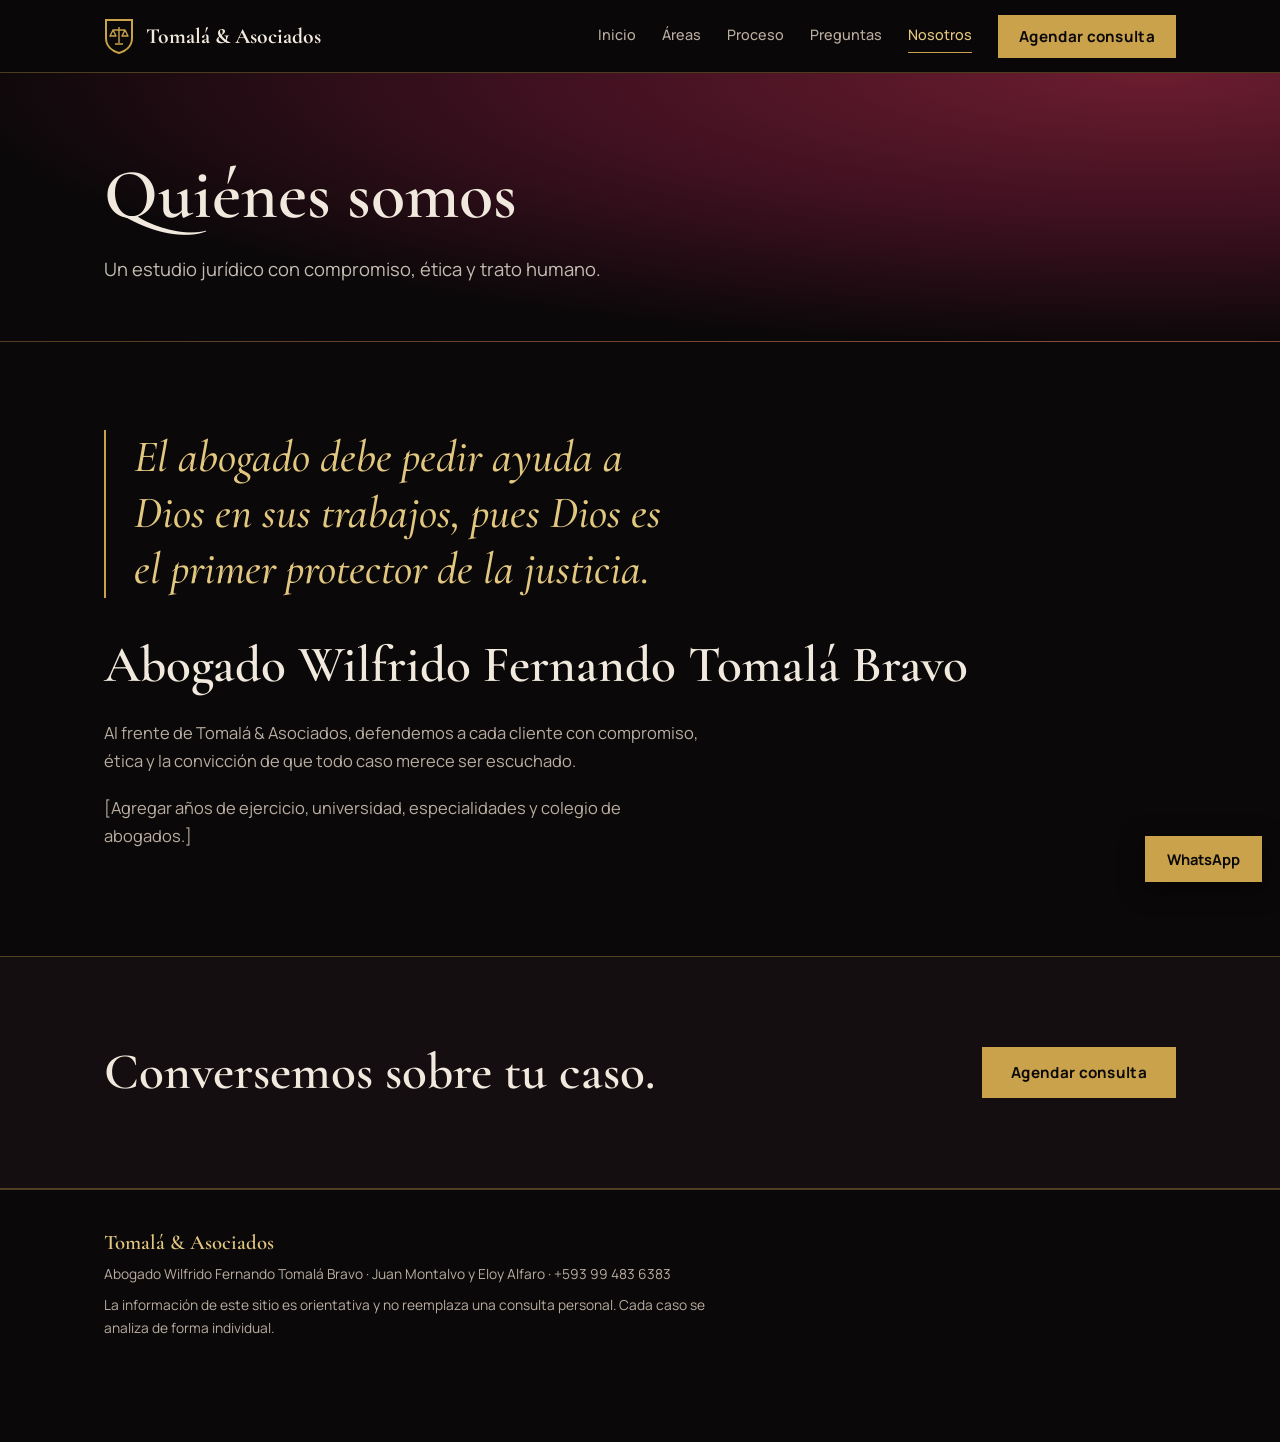
<file: nosotros.html>
<!DOCTYPE html>
<html lang="es"><head><meta charset="utf-8"><meta name="viewport" content="width=device-width, initial-scale=1, viewport-fit=cover">
<title>Nosotros | Tomalá &amp; Asociados</title>
<meta name="description" content="Tomalá &amp; Asociados, tus defensores de confianza. Abogado Wilfrido Fernando Tomalá Bravo.">
<link rel="preconnect" href="https://fonts.googleapis.com"><link rel="preconnect" href="https://fonts.gstatic.com" crossorigin>
<link href="https://fonts.googleapis.com/css2?family=Cormorant+Garamond:ital,wght@0,500;0,600;0,700;1,500;1,600&family=Manrope:wght@400;500;600;700&display=swap" rel="stylesheet">
<style>:root{--black:#0B0809;--black2:#140E10;--wine:#6B1D2F;--wine-deep:#3E1020;--gold:#C9A24B;--gold-soft:#E2C77F;--gold-dim:#8F7436;--ink:#F1E9DD;--muted:#B9ADA0;--line:rgba(201,162,75,.35);--serif:"Cormorant Garamond",Garamond,"Times New Roman",serif;--sans:"Manrope",system-ui,-apple-system,"Segoe UI",Roboto,sans-serif;color-scheme:dark;box-sizing:border-box}
*,*::before,*::after{box-sizing:inherit}
html{scroll-behavior:smooth;background:var(--black)}
body{margin:0;background:var(--black);color:var(--ink);font:400 16.5px/1.7 var(--sans);padding-top:env(safe-area-inset-top,0px);padding-bottom:env(safe-area-inset-bottom,0px)}
h1,h2,h3{font-family:var(--serif);font-weight:600;line-height:1.08;margin:0 0 .5em}
h1{font-size:clamp(2.8rem,7vw,5.4rem);max-width:12ch}
h2{font-size:clamp(2.1rem,4.4vw,3.2rem)}
h3{font-size:1.6rem;color:var(--gold-soft)}
p{margin:0 0 1.1em;max-width:60ch;color:var(--muted)}
a{color:inherit}
:focus-visible{outline:2px solid var(--gold);outline-offset:3px}
.wrap{max-width:1120px;margin:0 auto;padding:0 24px}
section{padding:88px 0}
header{position:sticky;top:0;background:rgba(11,8,9,.95);backdrop-filter:blur(8px);border-bottom:1px solid var(--line);z-index:9}
nav{display:flex;align-items:center;justify-content:space-between;gap:20px;min-height:72px}
.brand{display:flex;align-items:center;gap:12px;text-decoration:none;font:700 1.35rem var(--serif)}
.brand svg{width:30px;height:36px;flex:none}
.links{display:flex;gap:26px;align-items:center;font-size:.9rem;font-weight:500}
.links a{text-decoration:none;color:var(--muted);padding:4px 0;border-bottom:1px solid transparent}
.links a:hover{color:var(--gold-soft)}
.links a[aria-current]{color:var(--gold-soft);border-color:var(--gold)}
.btn{display:inline-block;background:var(--gold);color:var(--black)!important;padding:14px 28px;font:700 .95rem var(--sans);text-decoration:none;border:1px solid var(--gold);cursor:pointer;letter-spacing:.02em}
.btn:hover{background:var(--gold-soft);border-color:var(--gold-soft)}
.btn.line{background:transparent;color:var(--gold-soft)!important}
.btn.line:hover{background:rgba(201,162,75,.12)}
.links .btn{padding:10px 20px;border-bottom:1px solid var(--gold)}
.menu{display:none;background:none;border:1px solid var(--gold);color:var(--gold-soft);padding:8px 14px;font:600 .9rem var(--sans);cursor:pointer}
.hero{position:relative;overflow:hidden;padding:120px 0 100px;background:radial-gradient(120% 90% at 85% 0%,var(--wine) 0%,var(--wine-deep) 38%,var(--black) 78%)}
.hero .amp{position:absolute;right:0;top:50%;transform:translateY(-52%);font:italic 600 clamp(20rem,46vw,40rem)/1 var(--serif);color:transparent;-webkit-text-stroke:1.5px var(--gold-dim);opacity:.55;pointer-events:none;user-select:none}
.hero .wrap{position:relative}
.name{font:italic 600 1.5rem var(--serif);color:var(--gold-soft);margin:0 0 14px}
.lead{font-size:1.2rem;max-width:46ch;color:var(--ink);opacity:.85}
.cta{display:flex;gap:14px;flex-wrap:wrap;margin-top:34px}
.facts{display:flex;flex-wrap:wrap;margin-top:72px;border-top:1px solid var(--line)}
.facts div{flex:1 1 200px;padding:20px 24px 0 0}
.facts strong{display:block;font:600 1.5rem var(--serif);color:var(--gold-soft)}
.facts span{font-size:.9rem;color:var(--muted)}
.pagehead{padding:84px 0 56px;background:radial-gradient(110% 120% at 90% 0%,var(--wine) 0%,var(--wine-deep) 45%,var(--black) 85%);border-bottom:1px solid var(--line)}
.pagehead h1{font-size:clamp(2.6rem,6vw,4.4rem);max-width:none;margin:0 0 .3em}
.pagehead p{margin:0;color:var(--ink);opacity:.8;font-size:1.15rem}
.rows{border-top:1px solid var(--line)}
.row{display:grid;grid-template-columns:minmax(220px,1fr) 2fr;gap:32px;align-items:baseline;padding:30px 0;border-bottom:1px solid var(--line);transition:background .25s,padding .25s}
.row:hover{background:linear-gradient(90deg,rgba(107,29,47,.6),transparent);padding-left:20px}
.row h3,.row p{margin:0}
.steps{list-style:none;counter-reset:s;margin:0;padding:0;display:grid;grid-template-columns:repeat(4,1fr)}
.steps li{counter-increment:s;padding-right:28px;position:relative}
.steps li::before{content:counter(s);display:grid;place-items:center;width:44px;height:44px;border-radius:50%;background:var(--black);border:1px solid var(--gold);color:var(--gold);font:600 1.3rem var(--serif);position:relative;z-index:1}
.steps li::after{content:"";position:absolute;top:22px;left:44px;right:0;height:1px;background:var(--gold-dim)}
.steps li:last-child::after{display:none}
.steps strong{display:block;margin:20px 0 6px;font:600 1.45rem var(--serif)}
.steps span{display:block;font-size:.95rem;color:var(--muted);max-width:26ch}
.alt{background:var(--wine-deep);border-block:1px solid var(--line)}
.bring{border:1px solid var(--gold);padding:36px;background:linear-gradient(160deg,var(--black2),var(--black));max-width:640px}
.bring ul{margin:0;padding:0;list-style:none}
.bring li{padding:12px 0 12px 26px;border-bottom:1px solid var(--line);position:relative}
.bring li:last-child{border:0}
.bring li::before{content:"";position:absolute;left:2px;top:22px;width:9px;height:9px;background:var(--gold);transform:rotate(45deg)}
details{border-bottom:1px solid var(--line);padding:20px 0}
details:first-of-type{border-top:1px solid var(--line)}
summary{cursor:pointer;font:600 1.5rem var(--serif);list-style:none;display:flex;justify-content:space-between;gap:16px}
summary::-webkit-details-marker{display:none}
summary::after{content:"+";color:var(--gold);font-size:1.6rem;line-height:1}
details[open] summary::after{content:"−"}
details p{margin:12px 0 0}
.faq{max-width:800px}
blockquote{margin:0 0 40px;font:italic 500 clamp(1.8rem,3.8vw,2.8rem)/1.25 var(--serif);color:var(--gold-soft);max-width:28ch;padding-left:28px;border-left:2px solid var(--gold)}
.contact{display:grid;grid-template-columns:1fr 1.2fr;gap:72px}
.info dt{font:600 1.2rem var(--serif);color:var(--gold-soft)}
.info dd{margin:0 0 18px;color:var(--muted)}
.info dd a{text-decoration:none;border-bottom:1px solid var(--gold-dim)}
form{display:grid;gap:16px;padding:36px;border:1px solid var(--gold);background:linear-gradient(160deg,var(--wine-deep),var(--black))}
label{display:grid;gap:6px;font-weight:600;font-size:.9rem;color:var(--gold-soft)}
input,select,textarea{font:inherit;font-weight:400;color:var(--ink);background:rgba(0,0,0,.45);border:1px solid var(--gold-dim);padding:12px 14px;width:100%;border-radius:0}
input:focus,select:focus,textarea:focus{outline:none;border-color:var(--gold-soft)}
textarea{min-height:120px;resize:vertical}
.note{font-size:.82rem;margin:0}
.band{background:var(--black2);border-block:1px solid var(--line);text-align:left}
.band .wrap{display:flex;justify-content:space-between;align-items:center;gap:24px;flex-wrap:wrap}
.band h2{margin:0}
footer{padding:40px 0 96px;border-top:1px solid var(--line);font-size:.86rem;color:var(--muted)}
footer p{max-width:80ch;margin-bottom:.5em}
footer strong{font:600 1.3rem var(--serif);color:var(--gold-soft)}
.wa{position:fixed;right:18px;bottom:calc(18px + env(safe-area-inset-bottom,0px));z-index:9;background:var(--gold);color:var(--black);padding:13px 22px;font:700 .92rem var(--sans);text-decoration:none;box-shadow:0 6px 24px rgba(0,0,0,.6)}
.wa:hover{background:var(--gold-soft)}
@media (max-width:900px){
 section{padding:64px 0}
 .menu{display:block}
 .links{display:none;position:absolute;left:0;right:0;top:72px;flex-direction:column;align-items:stretch;gap:0;background:var(--black);border-bottom:1px solid var(--line);padding:8px 24px 20px}
 .links.open{display:flex}
 .links a{padding:14px 0;border-bottom:1px solid var(--line)}
 .contact{grid-template-columns:1fr;gap:36px}
 .row{grid-template-columns:1fr;gap:8px}
 .steps{grid-template-columns:1fr;gap:32px}
 .steps li::after{display:none}
 .hero{padding:80px 0}.hero .amp{opacity:.25}
}
@media (prefers-reduced-motion:reduce){html{scroll-behavior:auto}.row{transition:none}}
</style></head><body>
<header><div class="wrap"><nav>
<a class="brand" href="index.html"><svg viewBox="0 0 30 36" aria-hidden="true"><path d="M2 2h26v18c0 8-6 13-13 15C8 33 2 28 2 20z" fill="#0B0809" stroke="#C9A24B" stroke-width="2"/><path d="M15 9v16M9 12h12M9 12l-3 6h6zM21 12l-3 6h6zM11 26h8" fill="none" stroke="#C9A24B" stroke-width="1.4" stroke-linejoin="round"/></svg>Tomalá &amp; Asociados</a>
<button class="menu" id="menu" aria-expanded="false" aria-controls="links">Menú</button>
<div class="links" id="links"><a href="index.html">Inicio</a><a href="areas.html">Áreas</a><a href="proceso.html">Proceso</a><a href="preguntas.html">Preguntas</a><a href="nosotros.html" aria-current="page">Nosotros</a><a class="btn" href="contacto.html">Agendar consulta</a></div>
</nav></div></header>
<main><div class="pagehead"><div class="wrap"><h1>Quiénes somos</h1><p>Un estudio jurídico con compromiso, ética y trato humano.</p></div></div><section><div class="wrap"><blockquote>El abogado debe pedir ayuda a Dios en sus trabajos, pues Dios es el primer protector de la justicia.</blockquote>
<h2>Abogado Wilfrido Fernando Tomalá Bravo</h2>
<p>Al frente de Tomalá &amp; Asociados, defendemos a cada cliente con compromiso, ética y la convicción de que todo caso merece ser escuchado.</p>
<p>[Agregar años de ejercicio, universidad, especialidades y colegio de abogados.]</p></div></section><section class="band"><div class="wrap"><h2>Conversemos sobre tu caso.</h2><a class="btn" href="contacto.html">Agendar consulta</a></div></section></main>
<footer><div class="wrap"><p><strong>Tomalá &amp; Asociados</strong></p>
<p>Abogado Wilfrido Fernando Tomalá Bravo · Juan Montalvo y Eloy Alfaro · +593 99 483 6383</p>
<p>La información de este sitio es orientativa y no reemplaza una consulta personal. Cada caso se analiza de forma individual.</p></div></footer>
<a class="wa" href="https://wa.me/593994836383" rel="noopener">WhatsApp</a>
<script>var m=document.getElementById('menu');if(m){m.addEventListener('click',function(){var l=document.getElementById('links');var o=l.classList.toggle('open');m.setAttribute('aria-expanded',o)})}
var f=document.getElementById('f');if(f){f.addEventListener('submit',function(e){e.preventDefault();var d=new FormData(f);var b='Nombre: '+d.get('nombre')+'\nTeléfono: '+d.get('tel')+'\nTipo de caso: '+d.get('area')+'\n\n'+d.get('msg');location.href='mailto:fernandotomala5@hotmail.com?subject='+encodeURIComponent('Solicitud de consulta')+'&body='+encodeURIComponent(b)})}
</script></body></html>
</file>
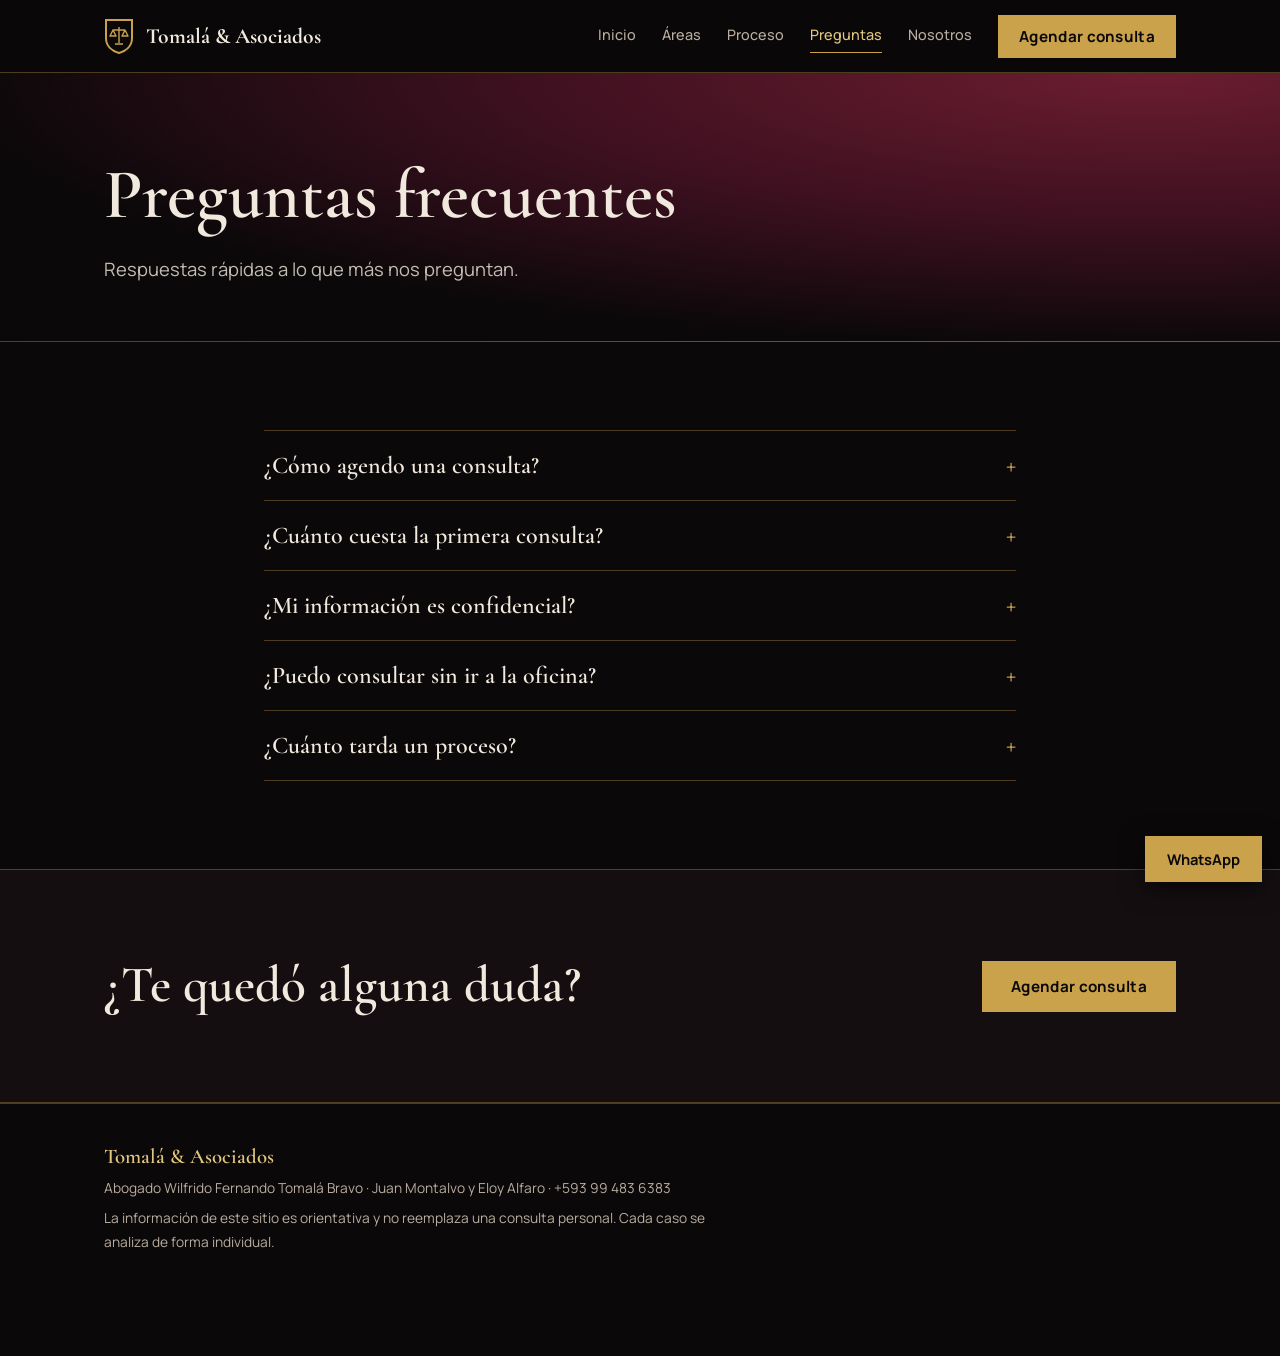
<file: preguntas.html>
<!DOCTYPE html>
<html lang="es"><head><meta charset="utf-8"><meta name="viewport" content="width=device-width, initial-scale=1, viewport-fit=cover">
<title>Preguntas frecuentes | Tomalá &amp; Asociados</title>
<meta name="description" content="Tomalá &amp; Asociados, tus defensores de confianza. Abogado Wilfrido Fernando Tomalá Bravo.">
<link rel="preconnect" href="https://fonts.googleapis.com"><link rel="preconnect" href="https://fonts.gstatic.com" crossorigin>
<link href="https://fonts.googleapis.com/css2?family=Cormorant+Garamond:ital,wght@0,500;0,600;0,700;1,500;1,600&family=Manrope:wght@400;500;600;700&display=swap" rel="stylesheet">
<style>:root{--black:#0B0809;--black2:#140E10;--wine:#6B1D2F;--wine-deep:#3E1020;--gold:#C9A24B;--gold-soft:#E2C77F;--gold-dim:#8F7436;--ink:#F1E9DD;--muted:#B9ADA0;--line:rgba(201,162,75,.35);--serif:"Cormorant Garamond",Garamond,"Times New Roman",serif;--sans:"Manrope",system-ui,-apple-system,"Segoe UI",Roboto,sans-serif;color-scheme:dark;box-sizing:border-box}
*,*::before,*::after{box-sizing:inherit}
html{scroll-behavior:smooth;background:var(--black)}
body{margin:0;background:var(--black);color:var(--ink);font:400 16.5px/1.7 var(--sans);padding-top:env(safe-area-inset-top,0px);padding-bottom:env(safe-area-inset-bottom,0px)}
h1,h2,h3{font-family:var(--serif);font-weight:600;line-height:1.08;margin:0 0 .5em}
h1{font-size:clamp(2.8rem,7vw,5.4rem);max-width:12ch}
h2{font-size:clamp(2.1rem,4.4vw,3.2rem)}
h3{font-size:1.6rem;color:var(--gold-soft)}
p{margin:0 0 1.1em;max-width:60ch;color:var(--muted)}
a{color:inherit}
:focus-visible{outline:2px solid var(--gold);outline-offset:3px}
.wrap{max-width:1120px;margin:0 auto;padding:0 24px}
section{padding:88px 0}
header{position:sticky;top:0;background:rgba(11,8,9,.95);backdrop-filter:blur(8px);border-bottom:1px solid var(--line);z-index:9}
nav{display:flex;align-items:center;justify-content:space-between;gap:20px;min-height:72px}
.brand{display:flex;align-items:center;gap:12px;text-decoration:none;font:700 1.35rem var(--serif)}
.brand svg{width:30px;height:36px;flex:none}
.links{display:flex;gap:26px;align-items:center;font-size:.9rem;font-weight:500}
.links a{text-decoration:none;color:var(--muted);padding:4px 0;border-bottom:1px solid transparent}
.links a:hover{color:var(--gold-soft)}
.links a[aria-current]{color:var(--gold-soft);border-color:var(--gold)}
.btn{display:inline-block;background:var(--gold);color:var(--black)!important;padding:14px 28px;font:700 .95rem var(--sans);text-decoration:none;border:1px solid var(--gold);cursor:pointer;letter-spacing:.02em}
.btn:hover{background:var(--gold-soft);border-color:var(--gold-soft)}
.btn.line{background:transparent;color:var(--gold-soft)!important}
.btn.line:hover{background:rgba(201,162,75,.12)}
.links .btn{padding:10px 20px;border-bottom:1px solid var(--gold)}
.menu{display:none;background:none;border:1px solid var(--gold);color:var(--gold-soft);padding:8px 14px;font:600 .9rem var(--sans);cursor:pointer}
.hero{position:relative;overflow:hidden;padding:120px 0 100px;background:radial-gradient(120% 90% at 85% 0%,var(--wine) 0%,var(--wine-deep) 38%,var(--black) 78%)}
.hero .amp{position:absolute;right:0;top:50%;transform:translateY(-52%);font:italic 600 clamp(20rem,46vw,40rem)/1 var(--serif);color:transparent;-webkit-text-stroke:1.5px var(--gold-dim);opacity:.55;pointer-events:none;user-select:none}
.hero .wrap{position:relative}
.name{font:italic 600 1.5rem var(--serif);color:var(--gold-soft);margin:0 0 14px}
.lead{font-size:1.2rem;max-width:46ch;color:var(--ink);opacity:.85}
.cta{display:flex;gap:14px;flex-wrap:wrap;margin-top:34px}
.facts{display:flex;flex-wrap:wrap;margin-top:72px;border-top:1px solid var(--line)}
.facts div{flex:1 1 200px;padding:20px 24px 0 0}
.facts strong{display:block;font:600 1.5rem var(--serif);color:var(--gold-soft)}
.facts span{font-size:.9rem;color:var(--muted)}
.pagehead{padding:84px 0 56px;background:radial-gradient(110% 120% at 90% 0%,var(--wine) 0%,var(--wine-deep) 45%,var(--black) 85%);border-bottom:1px solid var(--line)}
.pagehead h1{font-size:clamp(2.6rem,6vw,4.4rem);max-width:none;margin:0 0 .3em}
.pagehead p{margin:0;color:var(--ink);opacity:.8;font-size:1.15rem}
.rows{border-top:1px solid var(--line)}
.row{display:grid;grid-template-columns:minmax(220px,1fr) 2fr;gap:32px;align-items:baseline;padding:30px 0;border-bottom:1px solid var(--line);transition:background .25s,padding .25s}
.row:hover{background:linear-gradient(90deg,rgba(107,29,47,.6),transparent);padding-left:20px}
.row h3,.row p{margin:0}
.steps{list-style:none;counter-reset:s;margin:0;padding:0;display:grid;grid-template-columns:repeat(4,1fr)}
.steps li{counter-increment:s;padding-right:28px;position:relative}
.steps li::before{content:counter(s);display:grid;place-items:center;width:44px;height:44px;border-radius:50%;background:var(--black);border:1px solid var(--gold);color:var(--gold);font:600 1.3rem var(--serif);position:relative;z-index:1}
.steps li::after{content:"";position:absolute;top:22px;left:44px;right:0;height:1px;background:var(--gold-dim)}
.steps li:last-child::after{display:none}
.steps strong{display:block;margin:20px 0 6px;font:600 1.45rem var(--serif)}
.steps span{display:block;font-size:.95rem;color:var(--muted);max-width:26ch}
.alt{background:var(--wine-deep);border-block:1px solid var(--line)}
.bring{border:1px solid var(--gold);padding:36px;background:linear-gradient(160deg,var(--black2),var(--black));max-width:640px}
.bring ul{margin:0;padding:0;list-style:none}
.bring li{padding:12px 0 12px 26px;border-bottom:1px solid var(--line);position:relative}
.bring li:last-child{border:0}
.bring li::before{content:"";position:absolute;left:2px;top:22px;width:9px;height:9px;background:var(--gold);transform:rotate(45deg)}
details{border-bottom:1px solid var(--line);padding:20px 0}
details:first-of-type{border-top:1px solid var(--line)}
summary{cursor:pointer;font:600 1.5rem var(--serif);list-style:none;display:flex;justify-content:space-between;gap:16px}
summary::-webkit-details-marker{display:none}
summary::after{content:"+";color:var(--gold);font-size:1.6rem;line-height:1}
details[open] summary::after{content:"−"}
details p{margin:12px 0 0}
.faq{max-width:800px}
blockquote{margin:0 0 40px;font:italic 500 clamp(1.8rem,3.8vw,2.8rem)/1.25 var(--serif);color:var(--gold-soft);max-width:28ch;padding-left:28px;border-left:2px solid var(--gold)}
.contact{display:grid;grid-template-columns:1fr 1.2fr;gap:72px}
.info dt{font:600 1.2rem var(--serif);color:var(--gold-soft)}
.info dd{margin:0 0 18px;color:var(--muted)}
.info dd a{text-decoration:none;border-bottom:1px solid var(--gold-dim)}
form{display:grid;gap:16px;padding:36px;border:1px solid var(--gold);background:linear-gradient(160deg,var(--wine-deep),var(--black))}
label{display:grid;gap:6px;font-weight:600;font-size:.9rem;color:var(--gold-soft)}
input,select,textarea{font:inherit;font-weight:400;color:var(--ink);background:rgba(0,0,0,.45);border:1px solid var(--gold-dim);padding:12px 14px;width:100%;border-radius:0}
input:focus,select:focus,textarea:focus{outline:none;border-color:var(--gold-soft)}
textarea{min-height:120px;resize:vertical}
.note{font-size:.82rem;margin:0}
.band{background:var(--black2);border-block:1px solid var(--line);text-align:left}
.band .wrap{display:flex;justify-content:space-between;align-items:center;gap:24px;flex-wrap:wrap}
.band h2{margin:0}
footer{padding:40px 0 96px;border-top:1px solid var(--line);font-size:.86rem;color:var(--muted)}
footer p{max-width:80ch;margin-bottom:.5em}
footer strong{font:600 1.3rem var(--serif);color:var(--gold-soft)}
.wa{position:fixed;right:18px;bottom:calc(18px + env(safe-area-inset-bottom,0px));z-index:9;background:var(--gold);color:var(--black);padding:13px 22px;font:700 .92rem var(--sans);text-decoration:none;box-shadow:0 6px 24px rgba(0,0,0,.6)}
.wa:hover{background:var(--gold-soft)}
@media (max-width:900px){
 section{padding:64px 0}
 .menu{display:block}
 .links{display:none;position:absolute;left:0;right:0;top:72px;flex-direction:column;align-items:stretch;gap:0;background:var(--black);border-bottom:1px solid var(--line);padding:8px 24px 20px}
 .links.open{display:flex}
 .links a{padding:14px 0;border-bottom:1px solid var(--line)}
 .contact{grid-template-columns:1fr;gap:36px}
 .row{grid-template-columns:1fr;gap:8px}
 .steps{grid-template-columns:1fr;gap:32px}
 .steps li::after{display:none}
 .hero{padding:80px 0}.hero .amp{opacity:.25}
}
@media (prefers-reduced-motion:reduce){html{scroll-behavior:auto}.row{transition:none}}
</style></head><body>
<header><div class="wrap"><nav>
<a class="brand" href="index.html"><svg viewBox="0 0 30 36" aria-hidden="true"><path d="M2 2h26v18c0 8-6 13-13 15C8 33 2 28 2 20z" fill="#0B0809" stroke="#C9A24B" stroke-width="2"/><path d="M15 9v16M9 12h12M9 12l-3 6h6zM21 12l-3 6h6zM11 26h8" fill="none" stroke="#C9A24B" stroke-width="1.4" stroke-linejoin="round"/></svg>Tomalá &amp; Asociados</a>
<button class="menu" id="menu" aria-expanded="false" aria-controls="links">Menú</button>
<div class="links" id="links"><a href="index.html">Inicio</a><a href="areas.html">Áreas</a><a href="proceso.html">Proceso</a><a href="preguntas.html" aria-current="page">Preguntas</a><a href="nosotros.html">Nosotros</a><a class="btn" href="contacto.html">Agendar consulta</a></div>
</nav></div></header>
<main><div class="pagehead"><div class="wrap"><h1>Preguntas frecuentes</h1><p>Respuestas rápidas a lo que más nos preguntan.</p></div></div><section><div class="wrap faq">
<details><summary>¿Cómo agendo una consulta?</summary><p>Escríbenos por WhatsApp al +593 99 483 6383, por correo, o completa el formulario de contacto. Te confirmamos fecha y hora.</p></details>
<details><summary>¿Cuánto cuesta la primera consulta?</summary><p>[Indicar si la primera consulta tiene costo y cuál es.]</p></details>
<details><summary>¿Mi información es confidencial?</summary><p>Sí. Lo que nos cuentas está protegido por el secreto profesional y solo se usa para atender tu caso.</p></details>
<details><summary>¿Puedo consultar sin ir a la oficina?</summary><p>[Indicar si atienden por videollamada o por teléfono.]</p></details>
<details><summary>¿Cuánto tarda un proceso?</summary><p>Depende del tipo de caso y de la institución que lo resuelve. En la consulta te damos un tiempo estimado realista.</p></details>
</div></section><section class="band"><div class="wrap"><h2>¿Te quedó alguna duda?</h2><a class="btn" href="contacto.html">Agendar consulta</a></div></section></main>
<footer><div class="wrap"><p><strong>Tomalá &amp; Asociados</strong></p>
<p>Abogado Wilfrido Fernando Tomalá Bravo · Juan Montalvo y Eloy Alfaro · +593 99 483 6383</p>
<p>La información de este sitio es orientativa y no reemplaza una consulta personal. Cada caso se analiza de forma individual.</p></div></footer>
<a class="wa" href="https://wa.me/593994836383" rel="noopener">WhatsApp</a>
<script>var m=document.getElementById('menu');if(m){m.addEventListener('click',function(){var l=document.getElementById('links');var o=l.classList.toggle('open');m.setAttribute('aria-expanded',o)})}
var f=document.getElementById('f');if(f){f.addEventListener('submit',function(e){e.preventDefault();var d=new FormData(f);var b='Nombre: '+d.get('nombre')+'\nTeléfono: '+d.get('tel')+'\nTipo de caso: '+d.get('area')+'\n\n'+d.get('msg');location.href='mailto:fernandotomala5@hotmail.com?subject='+encodeURIComponent('Solicitud de consulta')+'&body='+encodeURIComponent(b)})}
</script></body></html>
</file>
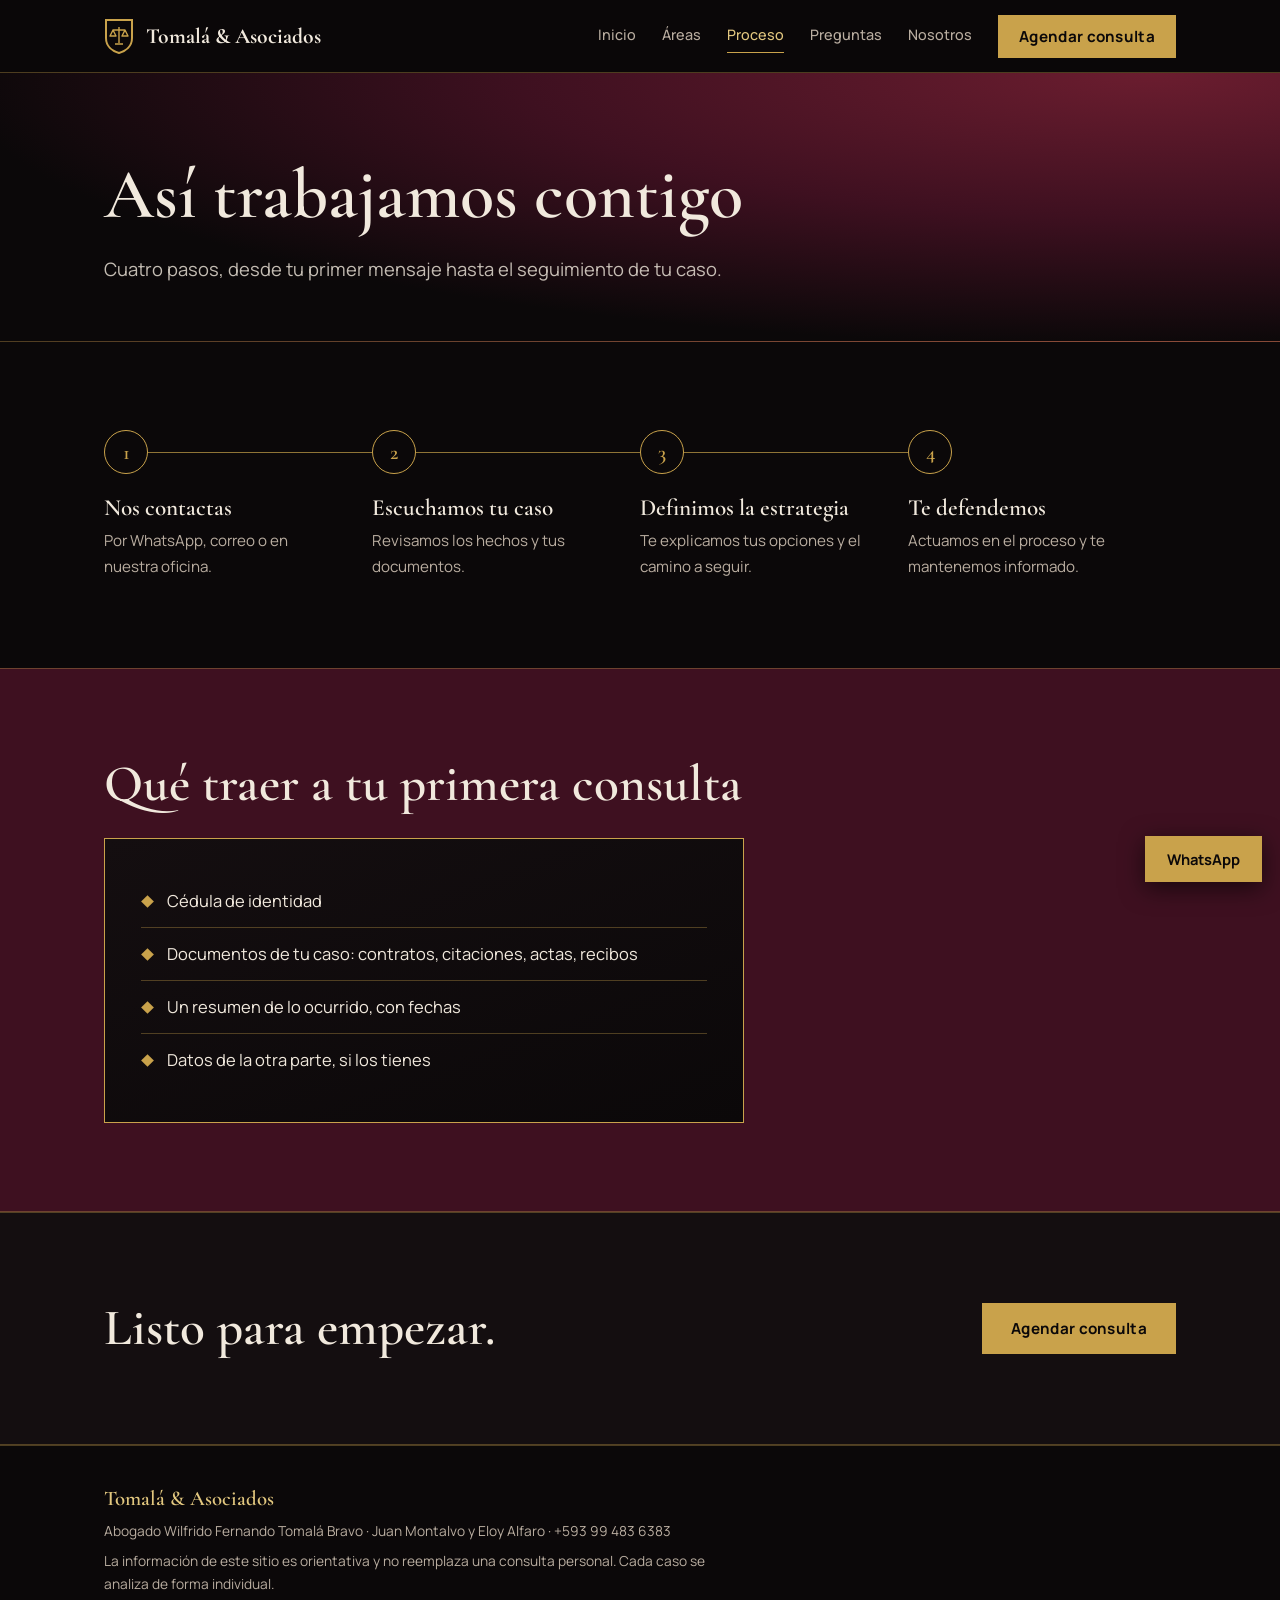
<file: proceso.html>
<!DOCTYPE html>
<html lang="es"><head><meta charset="utf-8"><meta name="viewport" content="width=device-width, initial-scale=1, viewport-fit=cover">
<title>Proceso | Tomalá &amp; Asociados</title>
<meta name="description" content="Tomalá &amp; Asociados, tus defensores de confianza. Abogado Wilfrido Fernando Tomalá Bravo.">
<link rel="preconnect" href="https://fonts.googleapis.com"><link rel="preconnect" href="https://fonts.gstatic.com" crossorigin>
<link href="https://fonts.googleapis.com/css2?family=Cormorant+Garamond:ital,wght@0,500;0,600;0,700;1,500;1,600&family=Manrope:wght@400;500;600;700&display=swap" rel="stylesheet">
<style>:root{--black:#0B0809;--black2:#140E10;--wine:#6B1D2F;--wine-deep:#3E1020;--gold:#C9A24B;--gold-soft:#E2C77F;--gold-dim:#8F7436;--ink:#F1E9DD;--muted:#B9ADA0;--line:rgba(201,162,75,.35);--serif:"Cormorant Garamond",Garamond,"Times New Roman",serif;--sans:"Manrope",system-ui,-apple-system,"Segoe UI",Roboto,sans-serif;color-scheme:dark;box-sizing:border-box}
*,*::before,*::after{box-sizing:inherit}
html{scroll-behavior:smooth;background:var(--black)}
body{margin:0;background:var(--black);color:var(--ink);font:400 16.5px/1.7 var(--sans);padding-top:env(safe-area-inset-top,0px);padding-bottom:env(safe-area-inset-bottom,0px)}
h1,h2,h3{font-family:var(--serif);font-weight:600;line-height:1.08;margin:0 0 .5em}
h1{font-size:clamp(2.8rem,7vw,5.4rem);max-width:12ch}
h2{font-size:clamp(2.1rem,4.4vw,3.2rem)}
h3{font-size:1.6rem;color:var(--gold-soft)}
p{margin:0 0 1.1em;max-width:60ch;color:var(--muted)}
a{color:inherit}
:focus-visible{outline:2px solid var(--gold);outline-offset:3px}
.wrap{max-width:1120px;margin:0 auto;padding:0 24px}
section{padding:88px 0}
header{position:sticky;top:0;background:rgba(11,8,9,.95);backdrop-filter:blur(8px);border-bottom:1px solid var(--line);z-index:9}
nav{display:flex;align-items:center;justify-content:space-between;gap:20px;min-height:72px}
.brand{display:flex;align-items:center;gap:12px;text-decoration:none;font:700 1.35rem var(--serif)}
.brand svg{width:30px;height:36px;flex:none}
.links{display:flex;gap:26px;align-items:center;font-size:.9rem;font-weight:500}
.links a{text-decoration:none;color:var(--muted);padding:4px 0;border-bottom:1px solid transparent}
.links a:hover{color:var(--gold-soft)}
.links a[aria-current]{color:var(--gold-soft);border-color:var(--gold)}
.btn{display:inline-block;background:var(--gold);color:var(--black)!important;padding:14px 28px;font:700 .95rem var(--sans);text-decoration:none;border:1px solid var(--gold);cursor:pointer;letter-spacing:.02em}
.btn:hover{background:var(--gold-soft);border-color:var(--gold-soft)}
.btn.line{background:transparent;color:var(--gold-soft)!important}
.btn.line:hover{background:rgba(201,162,75,.12)}
.links .btn{padding:10px 20px;border-bottom:1px solid var(--gold)}
.menu{display:none;background:none;border:1px solid var(--gold);color:var(--gold-soft);padding:8px 14px;font:600 .9rem var(--sans);cursor:pointer}
.hero{position:relative;overflow:hidden;padding:120px 0 100px;background:radial-gradient(120% 90% at 85% 0%,var(--wine) 0%,var(--wine-deep) 38%,var(--black) 78%)}
.hero .amp{position:absolute;right:0;top:50%;transform:translateY(-52%);font:italic 600 clamp(20rem,46vw,40rem)/1 var(--serif);color:transparent;-webkit-text-stroke:1.5px var(--gold-dim);opacity:.55;pointer-events:none;user-select:none}
.hero .wrap{position:relative}
.name{font:italic 600 1.5rem var(--serif);color:var(--gold-soft);margin:0 0 14px}
.lead{font-size:1.2rem;max-width:46ch;color:var(--ink);opacity:.85}
.cta{display:flex;gap:14px;flex-wrap:wrap;margin-top:34px}
.facts{display:flex;flex-wrap:wrap;margin-top:72px;border-top:1px solid var(--line)}
.facts div{flex:1 1 200px;padding:20px 24px 0 0}
.facts strong{display:block;font:600 1.5rem var(--serif);color:var(--gold-soft)}
.facts span{font-size:.9rem;color:var(--muted)}
.pagehead{padding:84px 0 56px;background:radial-gradient(110% 120% at 90% 0%,var(--wine) 0%,var(--wine-deep) 45%,var(--black) 85%);border-bottom:1px solid var(--line)}
.pagehead h1{font-size:clamp(2.6rem,6vw,4.4rem);max-width:none;margin:0 0 .3em}
.pagehead p{margin:0;color:var(--ink);opacity:.8;font-size:1.15rem}
.rows{border-top:1px solid var(--line)}
.row{display:grid;grid-template-columns:minmax(220px,1fr) 2fr;gap:32px;align-items:baseline;padding:30px 0;border-bottom:1px solid var(--line);transition:background .25s,padding .25s}
.row:hover{background:linear-gradient(90deg,rgba(107,29,47,.6),transparent);padding-left:20px}
.row h3,.row p{margin:0}
.steps{list-style:none;counter-reset:s;margin:0;padding:0;display:grid;grid-template-columns:repeat(4,1fr)}
.steps li{counter-increment:s;padding-right:28px;position:relative}
.steps li::before{content:counter(s);display:grid;place-items:center;width:44px;height:44px;border-radius:50%;background:var(--black);border:1px solid var(--gold);color:var(--gold);font:600 1.3rem var(--serif);position:relative;z-index:1}
.steps li::after{content:"";position:absolute;top:22px;left:44px;right:0;height:1px;background:var(--gold-dim)}
.steps li:last-child::after{display:none}
.steps strong{display:block;margin:20px 0 6px;font:600 1.45rem var(--serif)}
.steps span{display:block;font-size:.95rem;color:var(--muted);max-width:26ch}
.alt{background:var(--wine-deep);border-block:1px solid var(--line)}
.bring{border:1px solid var(--gold);padding:36px;background:linear-gradient(160deg,var(--black2),var(--black));max-width:640px}
.bring ul{margin:0;padding:0;list-style:none}
.bring li{padding:12px 0 12px 26px;border-bottom:1px solid var(--line);position:relative}
.bring li:last-child{border:0}
.bring li::before{content:"";position:absolute;left:2px;top:22px;width:9px;height:9px;background:var(--gold);transform:rotate(45deg)}
details{border-bottom:1px solid var(--line);padding:20px 0}
details:first-of-type{border-top:1px solid var(--line)}
summary{cursor:pointer;font:600 1.5rem var(--serif);list-style:none;display:flex;justify-content:space-between;gap:16px}
summary::-webkit-details-marker{display:none}
summary::after{content:"+";color:var(--gold);font-size:1.6rem;line-height:1}
details[open] summary::after{content:"−"}
details p{margin:12px 0 0}
.faq{max-width:800px}
blockquote{margin:0 0 40px;font:italic 500 clamp(1.8rem,3.8vw,2.8rem)/1.25 var(--serif);color:var(--gold-soft);max-width:28ch;padding-left:28px;border-left:2px solid var(--gold)}
.contact{display:grid;grid-template-columns:1fr 1.2fr;gap:72px}
.info dt{font:600 1.2rem var(--serif);color:var(--gold-soft)}
.info dd{margin:0 0 18px;color:var(--muted)}
.info dd a{text-decoration:none;border-bottom:1px solid var(--gold-dim)}
form{display:grid;gap:16px;padding:36px;border:1px solid var(--gold);background:linear-gradient(160deg,var(--wine-deep),var(--black))}
label{display:grid;gap:6px;font-weight:600;font-size:.9rem;color:var(--gold-soft)}
input,select,textarea{font:inherit;font-weight:400;color:var(--ink);background:rgba(0,0,0,.45);border:1px solid var(--gold-dim);padding:12px 14px;width:100%;border-radius:0}
input:focus,select:focus,textarea:focus{outline:none;border-color:var(--gold-soft)}
textarea{min-height:120px;resize:vertical}
.note{font-size:.82rem;margin:0}
.band{background:var(--black2);border-block:1px solid var(--line);text-align:left}
.band .wrap{display:flex;justify-content:space-between;align-items:center;gap:24px;flex-wrap:wrap}
.band h2{margin:0}
footer{padding:40px 0 96px;border-top:1px solid var(--line);font-size:.86rem;color:var(--muted)}
footer p{max-width:80ch;margin-bottom:.5em}
footer strong{font:600 1.3rem var(--serif);color:var(--gold-soft)}
.wa{position:fixed;right:18px;bottom:calc(18px + env(safe-area-inset-bottom,0px));z-index:9;background:var(--gold);color:var(--black);padding:13px 22px;font:700 .92rem var(--sans);text-decoration:none;box-shadow:0 6px 24px rgba(0,0,0,.6)}
.wa:hover{background:var(--gold-soft)}
@media (max-width:900px){
 section{padding:64px 0}
 .menu{display:block}
 .links{display:none;position:absolute;left:0;right:0;top:72px;flex-direction:column;align-items:stretch;gap:0;background:var(--black);border-bottom:1px solid var(--line);padding:8px 24px 20px}
 .links.open{display:flex}
 .links a{padding:14px 0;border-bottom:1px solid var(--line)}
 .contact{grid-template-columns:1fr;gap:36px}
 .row{grid-template-columns:1fr;gap:8px}
 .steps{grid-template-columns:1fr;gap:32px}
 .steps li::after{display:none}
 .hero{padding:80px 0}.hero .amp{opacity:.25}
}
@media (prefers-reduced-motion:reduce){html{scroll-behavior:auto}.row{transition:none}}
</style></head><body>
<header><div class="wrap"><nav>
<a class="brand" href="index.html"><svg viewBox="0 0 30 36" aria-hidden="true"><path d="M2 2h26v18c0 8-6 13-13 15C8 33 2 28 2 20z" fill="#0B0809" stroke="#C9A24B" stroke-width="2"/><path d="M15 9v16M9 12h12M9 12l-3 6h6zM21 12l-3 6h6zM11 26h8" fill="none" stroke="#C9A24B" stroke-width="1.4" stroke-linejoin="round"/></svg>Tomalá &amp; Asociados</a>
<button class="menu" id="menu" aria-expanded="false" aria-controls="links">Menú</button>
<div class="links" id="links"><a href="index.html">Inicio</a><a href="areas.html">Áreas</a><a href="proceso.html" aria-current="page">Proceso</a><a href="preguntas.html">Preguntas</a><a href="nosotros.html">Nosotros</a><a class="btn" href="contacto.html">Agendar consulta</a></div>
</nav></div></header>
<main><div class="pagehead"><div class="wrap"><h1>Así trabajamos contigo</h1><p>Cuatro pasos, desde tu primer mensaje hasta el seguimiento de tu caso.</p></div></div><section><div class="wrap"><ol class="steps">
<li><strong>Nos contactas</strong><span>Por WhatsApp, correo o en nuestra oficina.</span></li>
<li><strong>Escuchamos tu caso</strong><span>Revisamos los hechos y tus documentos.</span></li>
<li><strong>Definimos la estrategia</strong><span>Te explicamos tus opciones y el camino a seguir.</span></li>
<li><strong>Te defendemos</strong><span>Actuamos en el proceso y te mantenemos informado.</span></li></ol></div></section>
<section class="alt"><div class="wrap"><h2>Qué traer a tu primera consulta</h2><div class="bring"><ul>
<li>Cédula de identidad</li><li>Documentos de tu caso: contratos, citaciones, actas, recibos</li><li>Un resumen de lo ocurrido, con fechas</li><li>Datos de la otra parte, si los tienes</li></ul></div></div></section><section class="band"><div class="wrap"><h2>Listo para empezar.</h2><a class="btn" href="contacto.html">Agendar consulta</a></div></section></main>
<footer><div class="wrap"><p><strong>Tomalá &amp; Asociados</strong></p>
<p>Abogado Wilfrido Fernando Tomalá Bravo · Juan Montalvo y Eloy Alfaro · +593 99 483 6383</p>
<p>La información de este sitio es orientativa y no reemplaza una consulta personal. Cada caso se analiza de forma individual.</p></div></footer>
<a class="wa" href="https://wa.me/593994836383" rel="noopener">WhatsApp</a>
<script>var m=document.getElementById('menu');if(m){m.addEventListener('click',function(){var l=document.getElementById('links');var o=l.classList.toggle('open');m.setAttribute('aria-expanded',o)})}
var f=document.getElementById('f');if(f){f.addEventListener('submit',function(e){e.preventDefault();var d=new FormData(f);var b='Nombre: '+d.get('nombre')+'\nTeléfono: '+d.get('tel')+'\nTipo de caso: '+d.get('area')+'\n\n'+d.get('msg');location.href='mailto:fernandotomala5@hotmail.com?subject='+encodeURIComponent('Solicitud de consulta')+'&body='+encodeURIComponent(b)})}
</script></body></html>
</file>
